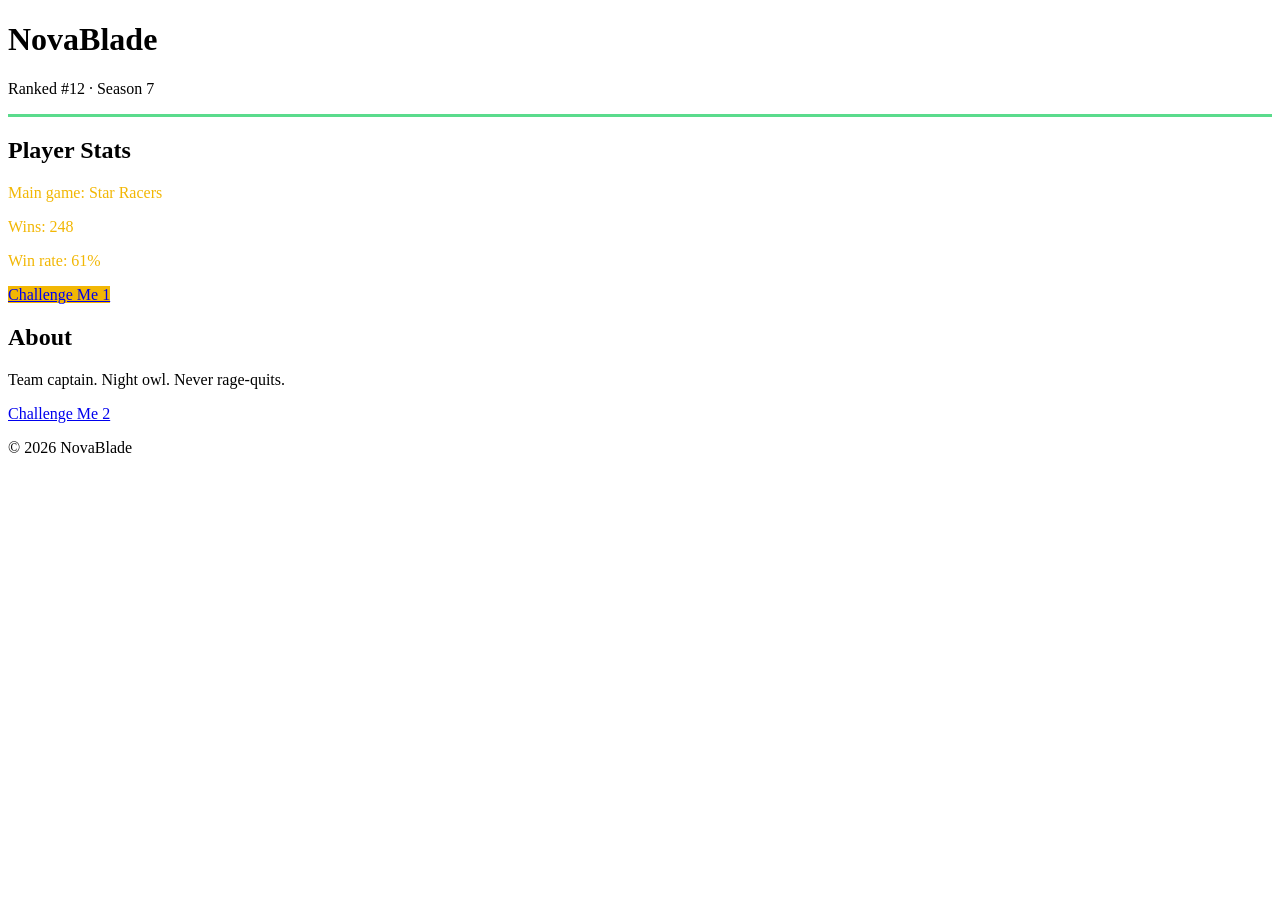
<file: Lesson02-Selectors/index.html>
<!DOCTYPE html>
<html lang="en">
<head>
    <meta charset="UTF-8">
    <meta name="viewport" content="width=device-width, initial-scale=1.0">
    <title>Player Profile</title>

    <!-- This ONE line decides how the whole page looks.
         rel="stylesheet" = "this file is CSS"
         href="..."       = where the CSS file lives -->
    <link rel="stylesheet" href="style.css">
</head>
<body>

    <header id="banner">
        <h1>NovaBlade</h1>
        <p class="tagline">Ranked #12 &middot; Season 7</p>
    </header>

    <main>
        <section class="player-card">
            <h2>Player Stats</h2>
            <p>Main game: <span class="tag">Star Racers</span></p>
            <p>Wins: <span class="stat">248</span></p>
            <p>Win rate: <span class="stat">61%</span></p>
            <a class="btn" href="#">Challenge Me 1</a>
        </section>

        <section>
            <h2>About</h2>
            <p>Team captain. Night owl. Never rage-quits.</p>
                        <a class="btn" href="#">Challenge Me 2</a>

        </section>
    </main>

    <footer>
        <p>&copy; 2026 NovaBlade</p>
    </footer>

</body>
</html>
</file>
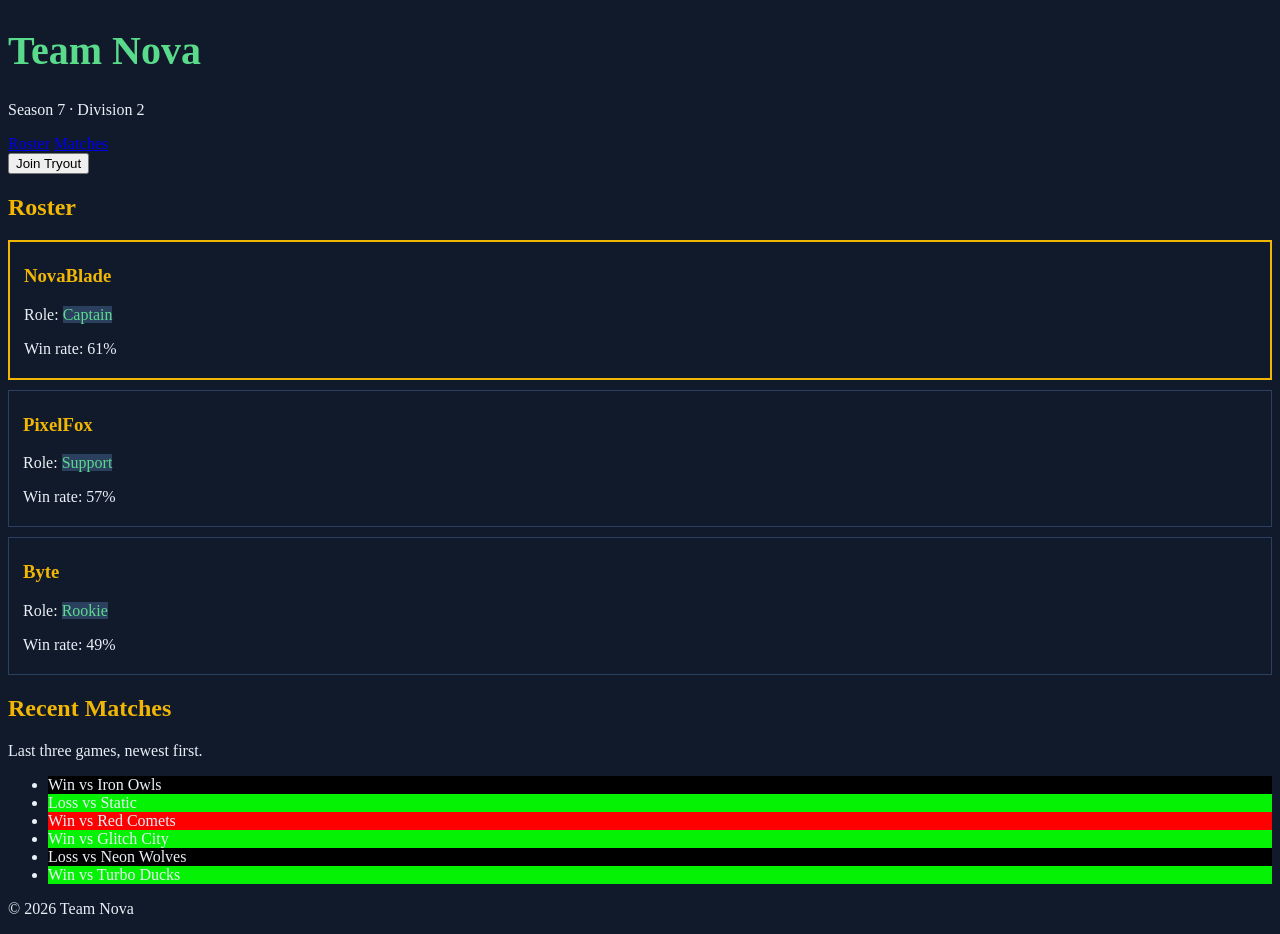
<file: squad-page/index.html>
<!DOCTYPE html>
<html lang="en">
<head>
    <meta charset="UTF-8">
    <meta name="viewport" content="width=device-width, initial-scale=1.0">
    <title>Team Nova</title>
    <link rel="stylesheet" href="style.css">
</head>
<body>

    <header>
        <h1>Team Nova</h1>
        <p class="tagline">Season 7 &middot; Division 2</p>
        <nav>
            <a href="#roster">Roster</a>
            <a href="#matches">Matches</a>
        </nav>
<button class="join">Join Tryout</button>
    </header>

    <main>
        <!-- id="roster": one-of-a-kind, so the nav link can jump here -->
        <section id="roster">
            <h2>Roster</h2>

            <!-- three cards share a CLASS... -->
            <article class="player-card" id="captain">  <!-- ...only one has this ID -->
                <h3>NovaBlade</h3>
                <p>Role: <span class="tag">Captain</span></p>
                <p>Win rate: <span class="stat">61%</span></p>
            </article>

            <article class="player-card">
                <h3>PixelFox</h3>
                <p>Role: <span class="tag">Support</span></p>
                <p>Win rate: <span class="stat">57%</span></p>
            </article>

            <article class="player-card">
                <h3>Byte</h3>
                <p>Role: <span class="tag">Rookie</span></p>
                <p>Win rate: <span class="stat">49%</span></p>
            </article>
        </section>

        <section id="matches">
            <h2>Recent Matches</h2>
            <p>Last three games, newest first.</p>
            <ul class="results">
                <li>Win vs Iron Owls</li>
                <li>Loss vs Static</li>
                <li>Win vs Red Comets</li>
                <li>Win vs Glitch City</li>
                <li>Loss vs Neon Wolves</li>
                <li>Win vs Turbo Ducks</li>
            </ul>
        </section>
    </main>

    <footer>
        <p>&copy; 2026 Team Nova</p>
    </footer>

</body>
</html>
</file>
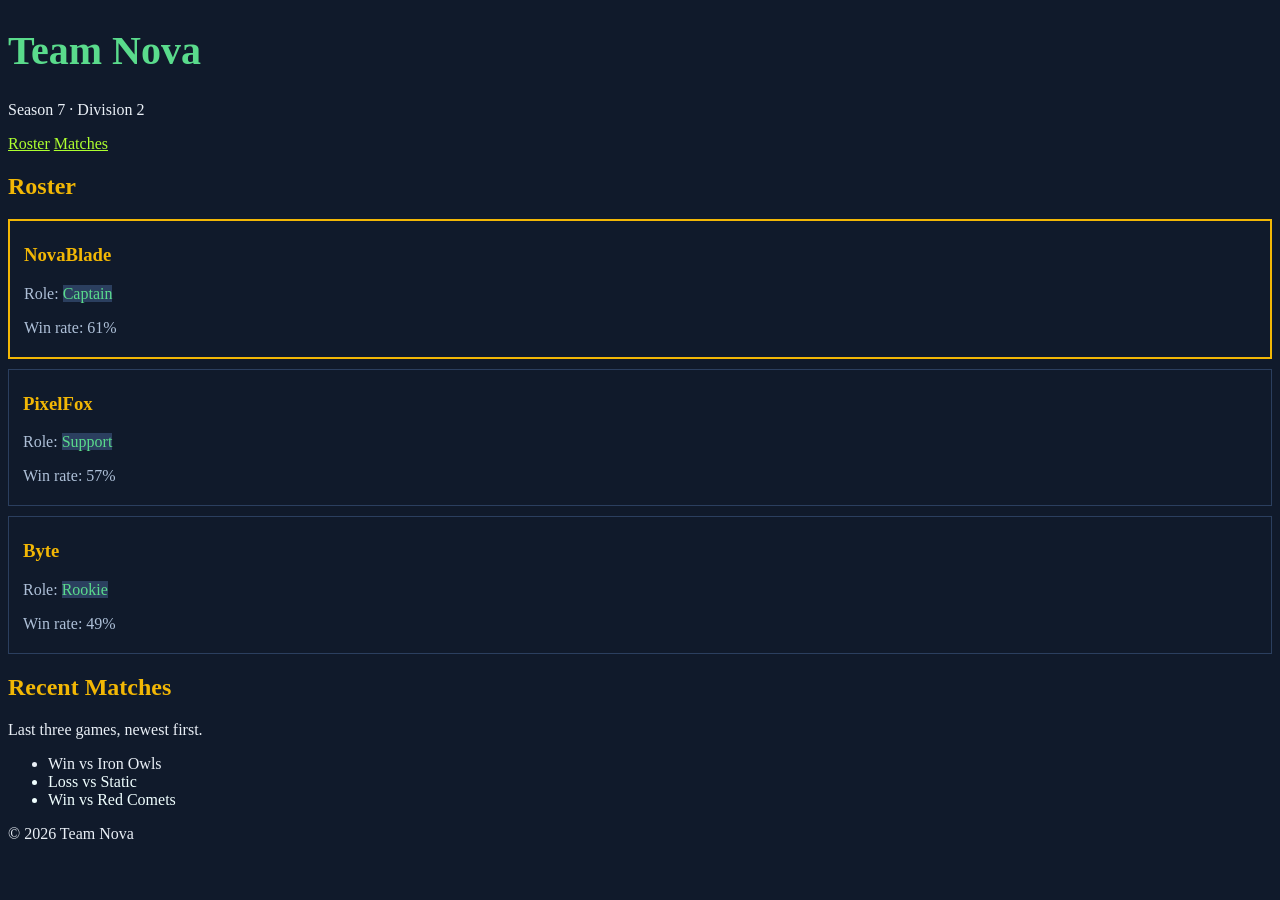
<file: Lesson02AB-Simple-Combinators/squad-page/index.html>
<!DOCTYPE html>
<html lang="en">
<head>
    <meta charset="UTF-8">
    <meta name="viewport" content="width=device-width, initial-scale=1.0">
    <title>Team Nova</title>
    <link rel="stylesheet" href="style.css">
</head>
<body>

    <header>
        <h1>Team Nova</h1>
        <p class="tagline">Season 7 &middot; Division 2</p>
        <nav>
            <a href="#roster">Roster</a>
            <a href="#matches">Matches</a>
        </nav>
    </header>

    <main>
        <!-- id="roster": one-of-a-kind, so the nav link can jump here -->
        <section id="roster">
            <h2>Roster</h2>

            <!-- three cards share a CLASS... -->
            <article class="player-card" id="captain">  <!-- ...only one has this ID -->
                <h3>NovaBlade</h3>
                <p>Role: <span class="tag">Captain</span></p>
                <p>Win rate: <span class="stat">61%</span></p>
            </article>

            <article class="player-card">
                <h3>PixelFox</h3>
                <p>Role: <span class="tag">Support</span></p>
                <p>Win rate: <span class="stat">57%</span></p>
            </article>

            <article class="player-card">
                <h3>Byte</h3>
                <p>Role: <span class="tag">Rookie</span></p>
                <p>Win rate: <span class="stat">49%</span></p>
            </article>
        </section>

        <section id="matches">
            <h2>Recent Matches</h2>
            <p>Last three games, newest first.</p>
            <ul class="results">
                <li>Win vs Iron Owls</li>
                <li>Loss vs Static</li>
                <li>Win vs Red Comets</li>
            </ul>
        </section>
    </main>

    <footer>
        <p>&copy; 2026 Team Nova</p>
    </footer>

</body>
</html>
</file>
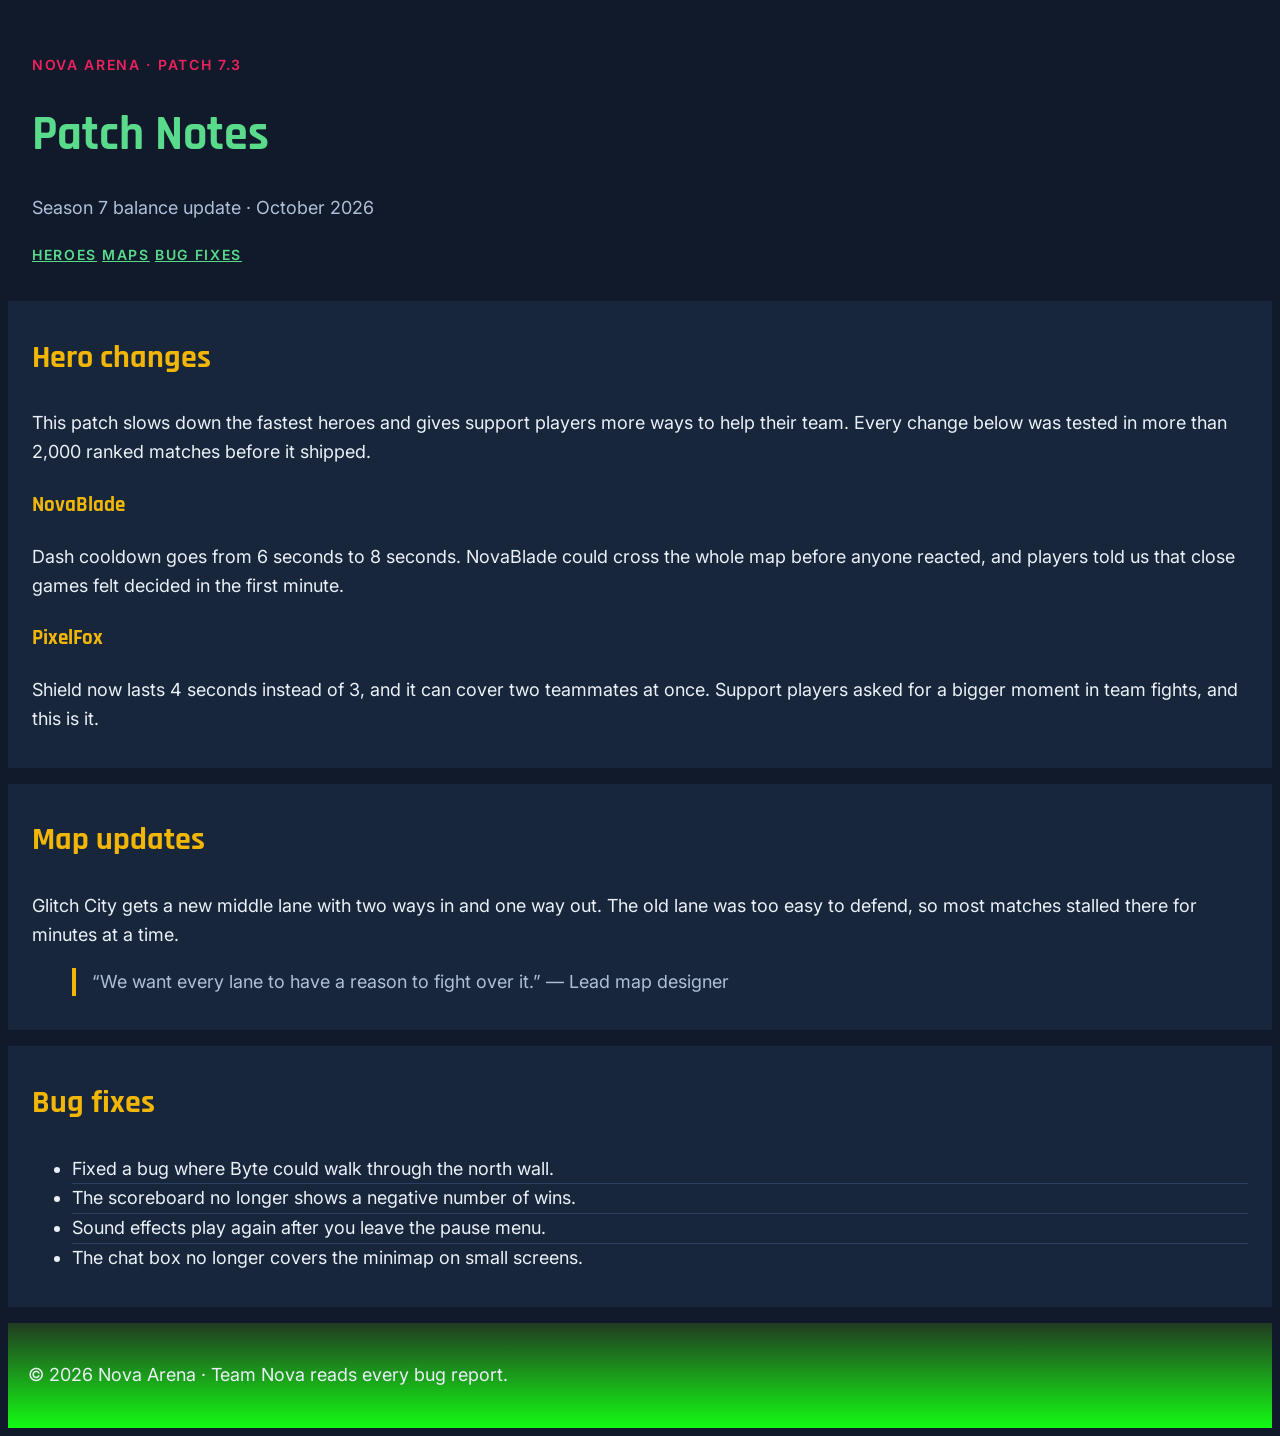
<file: Lesson04-Backgrounds/starter (1).html>
<!DOCTYPE html>
<html lang="en">
<head>
    <meta charset="UTF-8">
    <meta name="viewport" content="width=device-width, initial-scale=1.0">
    <title>Patch 7.3 Notes · Nova Arena</title>
    <!-- Lesson 3 · the two Google Fonts -->
    <link rel="preconnect" href="https://fonts.googleapis.com">
    <link rel="preconnect" href="https://fonts.gstatic.com" crossorigin>
    <link href="https://fonts.googleapis.com/css2?family=Inter:wght@400;600&family=Rajdhani:wght@500;700&display=swap" rel="stylesheet">
    <link rel="stylesheet" href="style.css">
</head>
<body>
    <!-- Lesson 4 · this header gets the background image (arena.png, in the same folder as style.css) -->
    <header>
        <p class="eyebrow">Nova Arena · Patch 7.3</p>
        <h1>Patch Notes</h1>
        <p class="tagline">Season 7 balance update · October 2026</p>
        <nav>
            <a href="#heroes">Heroes</a>
            <a href="#maps">Maps</a>
            <a href="#fixes">Bug fixes</a>
        </nav>
    </header>

    <main>
        <section id="heroes">
            <h2>Hero changes</h2>
            <p>This patch slows down the fastest heroes and gives support players more ways to help their team. Every change below was tested in more than 2,000 ranked matches before it shipped.</p>

            <h3>NovaBlade</h3>
            <p>Dash cooldown goes from 6 seconds to 8 seconds. NovaBlade could cross the whole map before anyone reacted, and players told us that close games felt decided in the first minute.</p>

            <h3>PixelFox</h3>
            <p>Shield now lasts 4 seconds instead of 3, and it can cover two teammates at once. Support players asked for a bigger moment in team fights, and this is it.</p>
        </section>

        <section id="maps">
            <h2>Map updates</h2>
            <p>Glitch City gets a new middle lane with two ways in and one way out. The old lane was too easy to defend, so most matches stalled there for minutes at a time.</p>
            <blockquote>“We want every lane to have a reason to fight over it.” — Lead map designer</blockquote>
        </section>

        <section id="fixes">
            <h2>Bug fixes</h2>
            <ul>
                <li>Fixed a bug where Byte could walk through the north wall.</li>
                <li>The scoreboard no longer shows a negative number of wins.</li>
                <li>Sound effects play again after you leave the pause menu.</li>
                <li>The chat box no longer covers the minimap on small screens.</li>
            </ul>
        </section>
    </main>

    <footer>
        <p>© 2026 Nova Arena · Team Nova reads every bug report.</p>
    </footer>
</body>
</html>
</file>
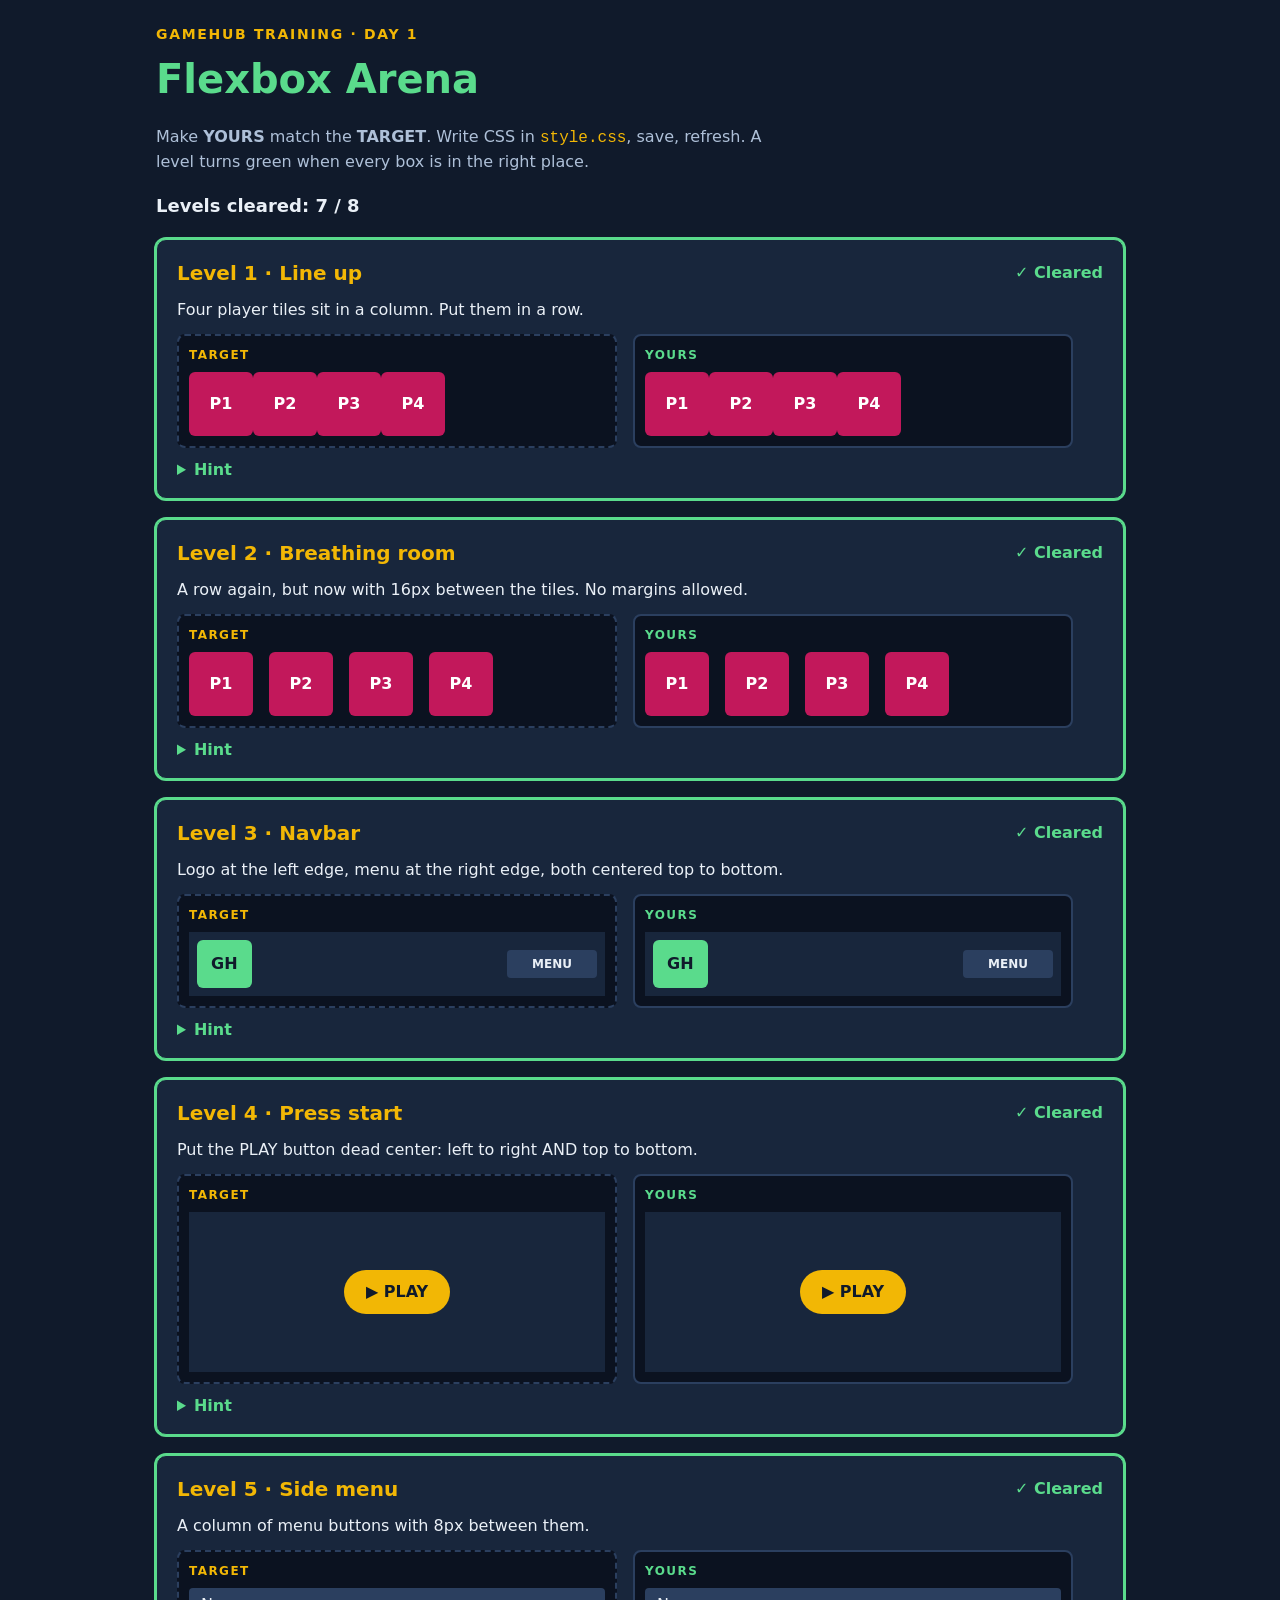
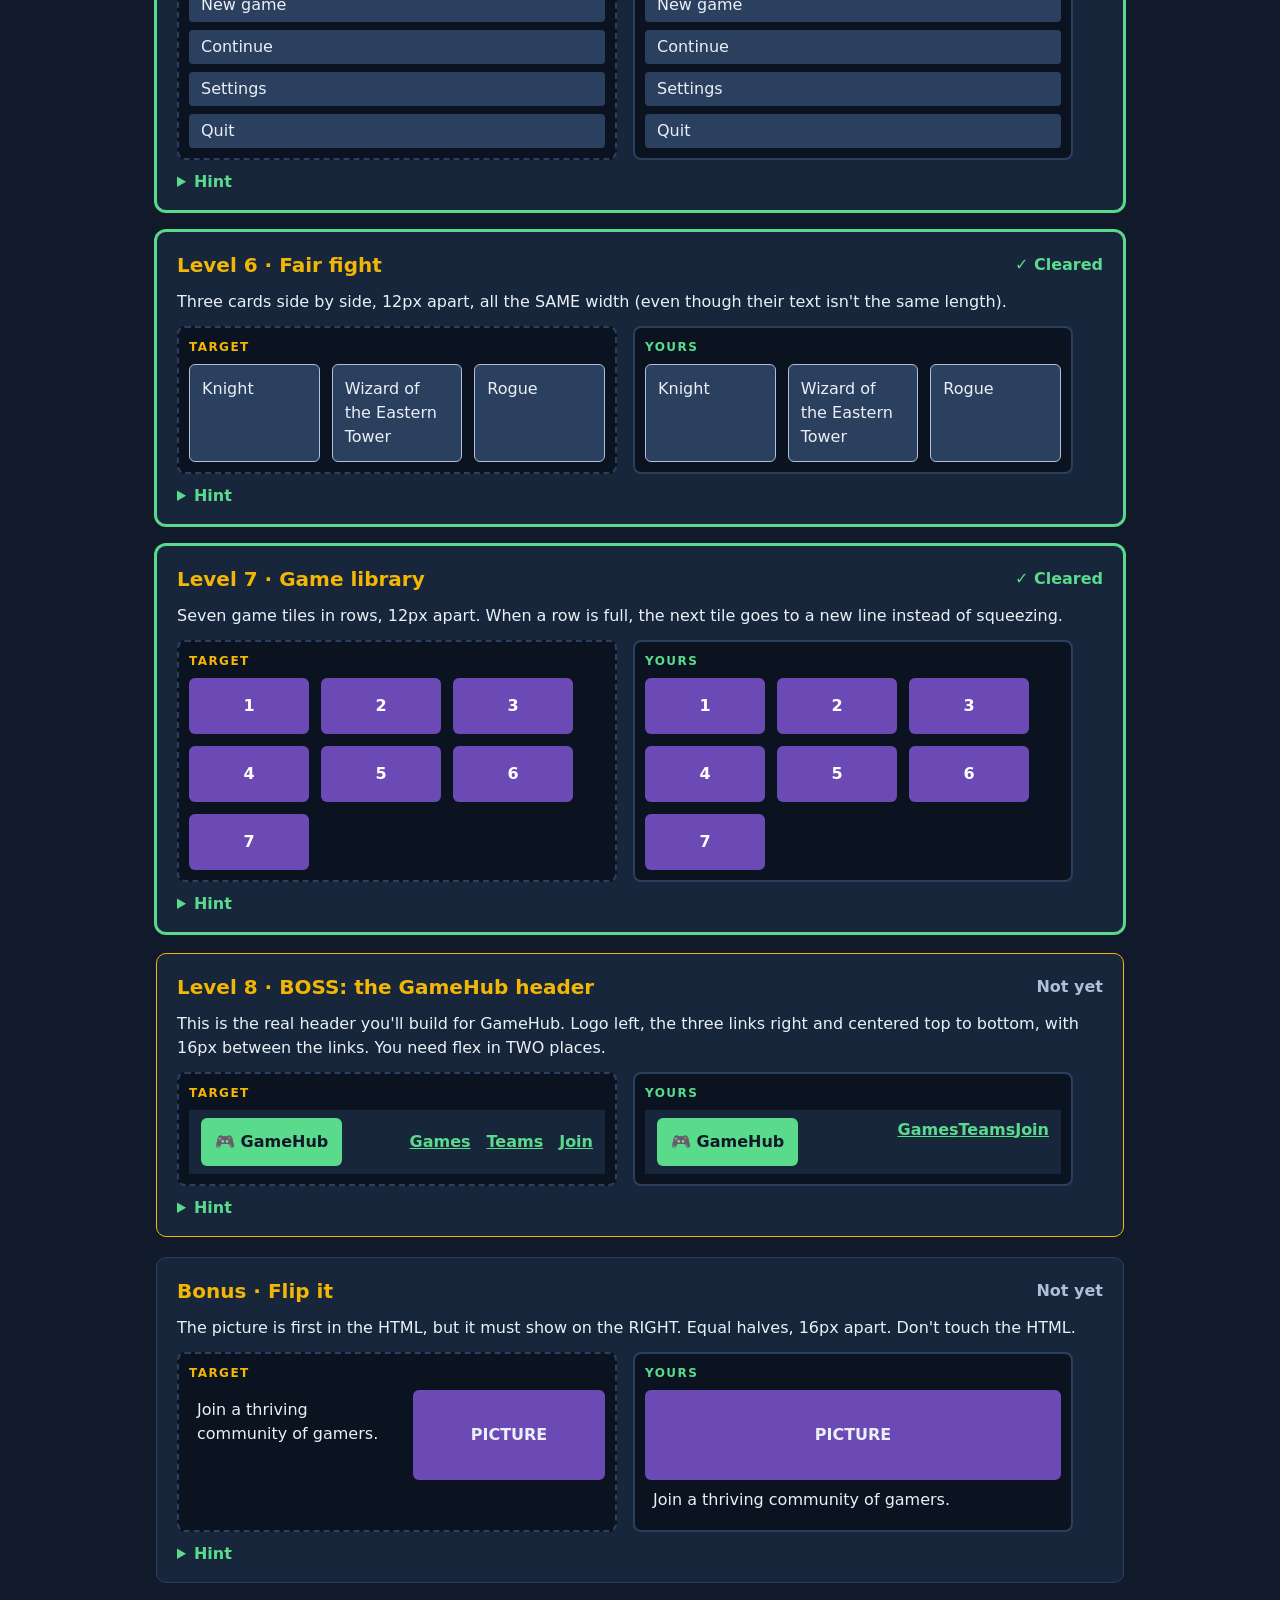
<file: Lesson07-Flexbox/flexbox-arena/arena.html>
<!DOCTYPE html>
<html lang="en">

<head>
    <meta charset="UTF-8">
    <meta name="viewport" content="width=device-width, initial-scale=1.0">
    <title>Flexbox Arena · GameHub Training</title>
    <!-- arena.css draws the arena and the TARGET courts. Don't edit it. -->
    <link rel="stylesheet" href="arena.css">
    <!-- style.css is YOUR file. All your work goes there. -->
    <link rel="stylesheet" href="style.css">
</head>

<body>
    <header class="arena-top">
        <p class="kicker">GameHub training · Day 1</p>
        <h1>Flexbox Arena</h1>
        <p class="lead">Make <b>YOURS</b> match the <b>TARGET</b>. Write CSS in <code>style.css</code>, save, refresh. A
            level turns green when every box is in the right place.</p>
        <p class="score" aria-live="polite">Levels cleared: <span id="cleared">0</span> / 8 <span id="bonus"></span></p>
    </header>

    <main>
        <!-- LEVEL 1 -->
        <section class="level" aria-labelledby="h1-l1">
            <div class="level-head">
                <h2 id="h1-l1">Level 1 · Line up</h2>
                <p class="status">Not yet</p>
            </div>
            <p class="goal">Four player tiles sit in a column. Put them in a row.</p>
            <div class="courts">
                <div class="court target">
                    <div class="t1">
                        <div class="tile" data-k>P1</div>
                        <div class="tile" data-k>P2</div>
                        <div class="tile" data-k>P3</div>
                        <div class="tile" data-k>P4</div>
                    </div>
                </div>
                <div class="court yours">
                    <div class="l1">
                        <div class="tile" data-k>P1</div>
                        <div class="tile" data-k>P2</div>
                        <div class="tile" data-k>P3</div>
                        <div class="tile" data-k>P4</div>
                    </div>
                </div>
            </div>
            <details>
                <summary>Hint</summary>One property, on the parent <code>.l1</code>.
            </details>
        </section>

        <!-- LEVEL 2 -->
        <section class="level" aria-labelledby="h1-l2">
            <div class="level-head">
                <h2 id="h1-l2">Level 2 · Breathing room</h2>
                <p class="status">Not yet</p>
            </div>
            <p class="goal">A row again, but now with 16px between the tiles. No margins allowed.</p>
            <div class="courts">
                <div class="court target">
                    <div class="t2">
                        <div class="tile" data-k>P1</div>
                        <div class="tile" data-k>P2</div>
                        <div class="tile" data-k>P3</div>
                        <div class="tile" data-k>P4</div>
                    </div>
                </div>
                <div class="court yours">
                    <div class="l2">
                        <div class="tile" data-k>P1</div>
                        <div class="tile" data-k>P2</div>
                        <div class="tile" data-k>P3</div>
                        <div class="tile" data-k>P4</div>
                    </div>
                </div>
            </div>
            <details>
                <summary>Hint</summary>Two properties on <code>.l2</code>. Space between items only, never at the ends.
            </details>
        </section>

        <!-- LEVEL 3 -->
        <section class="level" aria-labelledby="h1-l3">
            <div class="level-head">
                <h2 id="h1-l3">Level 3 · Navbar</h2>
                <p class="status">Not yet</p>
            </div>
            <p class="goal">Logo at the left edge, menu at the right edge, both centered top to bottom.</p>
            <div class="courts">
                <div class="court target">
                    <div class="t3">
                        <div class="logo" data-k>GH</div>
                        <div class="menu" data-k>MENU</div>
                    </div>
                </div>
                <div class="court yours">
                    <div class="l3">
                        <div class="logo" data-k>GH</div>
                        <div class="menu" data-k>MENU</div>
                    </div>
                </div>
            </div>
            <details>
                <summary>Hint</summary>Three properties on <code>.l3</code>. One works along the row, one across it.
            </details>
        </section>

        <!-- LEVEL 4 -->
        <section class="level" aria-labelledby="h1-l4">
            <div class="level-head">
                <h2 id="h1-l4">Level 4 · Press start</h2>
                <p class="status">Not yet</p>
            </div>
            <p class="goal">Put the PLAY button dead center: left to right AND top to bottom.</p>
            <div class="courts">
                <div class="court target">
                    <div class="t4">
                        <div class="play" data-k>▶ PLAY</div>
                    </div>
                </div>
                <div class="court yours">
                    <div class="l4">
                        <div class="play" data-k>▶ PLAY</div>
                    </div>
                </div>
            </div>
            <details>
                <summary>Hint</summary>The same two "line up" properties as Level 3, both set to the same value.
            </details>
        </section>

        <!-- LEVEL 5 -->
        <section class="level" aria-labelledby="h1-l5">
            <div class="level-head">
                <h2 id="h1-l5">Level 5 · Side menu</h2>
                <p class="status">Not yet</p>
            </div>
            <p class="goal">A column of menu buttons with 8px between them.</p>
            <div class="courts">
                <div class="court target">
                    <div class="t5">
                        <div class="item" data-k>New game</div>
                        <div class="item" data-k>Continue</div>
                        <div class="item" data-k>Settings</div>
                        <div class="item" data-k>Quit</div>
                    </div>
                </div>
                <div class="court yours">
                    <div class="l5">
                        <div class="item" data-k>New game</div>
                        <div class="item" data-k>Continue</div>
                        <div class="item" data-k>Settings</div>
                        <div class="item" data-k>Quit</div>
                    </div>
                </div>
            </div>
            <details>
                <summary>Hint</summary>Flex rows by default. One property turns the row into a column; <code>gap</code>
                works in columns too.
            </details>
        </section>

        <!-- LEVEL 6 -->
        <section class="level" aria-labelledby="h1-l6">
            <div class="level-head">
                <h2 id="h1-l6">Level 6 · Fair fight</h2>
                <p class="status">Not yet</p>
            </div>
            <p class="goal">Three cards side by side, 12px apart, all the SAME width (even though their text isn't the
                same length).</p>
            <div class="courts">
                <div class="court target">
                    <div class="t6">
                        <div class="card" data-k>Knight</div>
                        <div class="card" data-k>Wizard of the Eastern Tower</div>
                        <div class="card" data-k>Rogue</div>
                    </div>
                </div>
                <div class="court yours">
                    <div class="l6">
                        <div class="card" data-k>Knight</div>
                        <div class="card" data-k>Wizard of the Eastern Tower</div>
                        <div class="card" data-k>Rogue</div>
                    </div>
                </div>
            </div>
            <details>
                <summary>Hint</summary>Two properties on the parent <code>.l6</code>, and one on each <code>.card</code>
                that shares the row equally.
            </details>
        </section>

        <!-- LEVEL 7 -->
        <section class="level" aria-labelledby="h1-l7">
            <div class="level-head">
                <h2 id="h1-l7">Level 7 · Game library</h2>
                <p class="status">Not yet</p>
            </div>
            <p class="goal">Seven game tiles in rows, 12px apart. When a row is full, the next tile goes to a new line
                instead of squeezing.</p>
            <div class="courts">
                <div class="court target">
                    <div class="t7">
                        <div class="game" data-k>1</div>
                        <div class="game" data-k>2</div>
                        <div class="game" data-k>3</div>
                        <div class="game" data-k>4</div>
                        <div class="game" data-k>5</div>
                        <div class="game" data-k>6</div>
                        <div class="game" data-k>7</div>
                    </div>
                </div>
                <div class="court yours">
                    <div class="l7">
                        <div class="game" data-k>1</div>
                        <div class="game" data-k>2</div>
                        <div class="game" data-k>3</div>
                        <div class="game" data-k>4</div>
                        <div class="game" data-k>5</div>
                        <div class="game" data-k>6</div>
                        <div class="game" data-k>7</div>
                    </div>
                </div>
            </div>
            <details>
                <summary>Hint</summary>Three properties on <code>.l7</code>. Try it with only two first and watch the
                tiles squeeze.
            </details>
        </section>

        <!-- LEVEL 8 -->
        <section class="level boss" aria-labelledby="h1-l8">
            <div class="level-head">
                <h2 id="h1-l8">Level 8 · BOSS: the GameHub header</h2>
                <p class="status">Not yet</p>
            </div>
            <p class="goal">This is the real header you'll build for GameHub. Logo left, the three links right and
                centered top to bottom, with 16px between the links. You need flex in TWO places.</p>
            <div class="courts">
                <div class="court target">
                    <div class="t8">
                        <div class="logo" data-k>🎮 GameHub</div>
                        <nav class="links" data-k><a href="#" data-k>Games</a><a href="#" data-k>Teams</a><a href="#"
                                data-k>Join</a></nav>
                    </div>
                </div>
                <div class="court yours">
                    <div class="l8">
                        <div class="logo" data-k>🎮 GameHub</div>
                        <nav class="links" data-k><a href="#" data-k>Games</a><a href="#" data-k>Teams</a><a href="#"
                                data-k>Join</a></nav>
                    </div>
                </div>
            </div>
            <details>
                <summary>Hint</summary>A flex container can be inside another one. The header is the parent of the logo
                and the nav; the nav is the parent of the links.
            </details>
        </section>

        <!-- LEVEL 9 (BONUS) -->
        <section class="level bonus" aria-labelledby="h1-l9">
            <div class="level-head">
                <h2 id="h1-l9">Bonus · Flip it</h2>
                <p class="status">Not yet</p>
            </div>
            <p class="goal">The picture is first in the HTML, but it must show on the RIGHT. Equal halves, 16px apart.
                Don't touch the HTML.</p>
            <div class="courts">
                <div class="court target">
                    <div class="t9">
                        <div class="pic" data-k>PICTURE</div>
                        <div class="text" data-k>Join a thriving community of gamers.</div>
                    </div>
                </div>
                <div class="court yours">
                    <div class="l9">
                        <div class="pic" data-k>PICTURE</div>
                        <div class="text" data-k>Join a thriving community of gamers.</div>
                    </div>
                </div>
            </div>
            <details>
                <summary>Hint</summary>One value of <code>flex-direction</code> runs the row backwards.
            </details>
        </section>
    </main>

    <script src="check.js"></script>
</body>

</html>
</file>
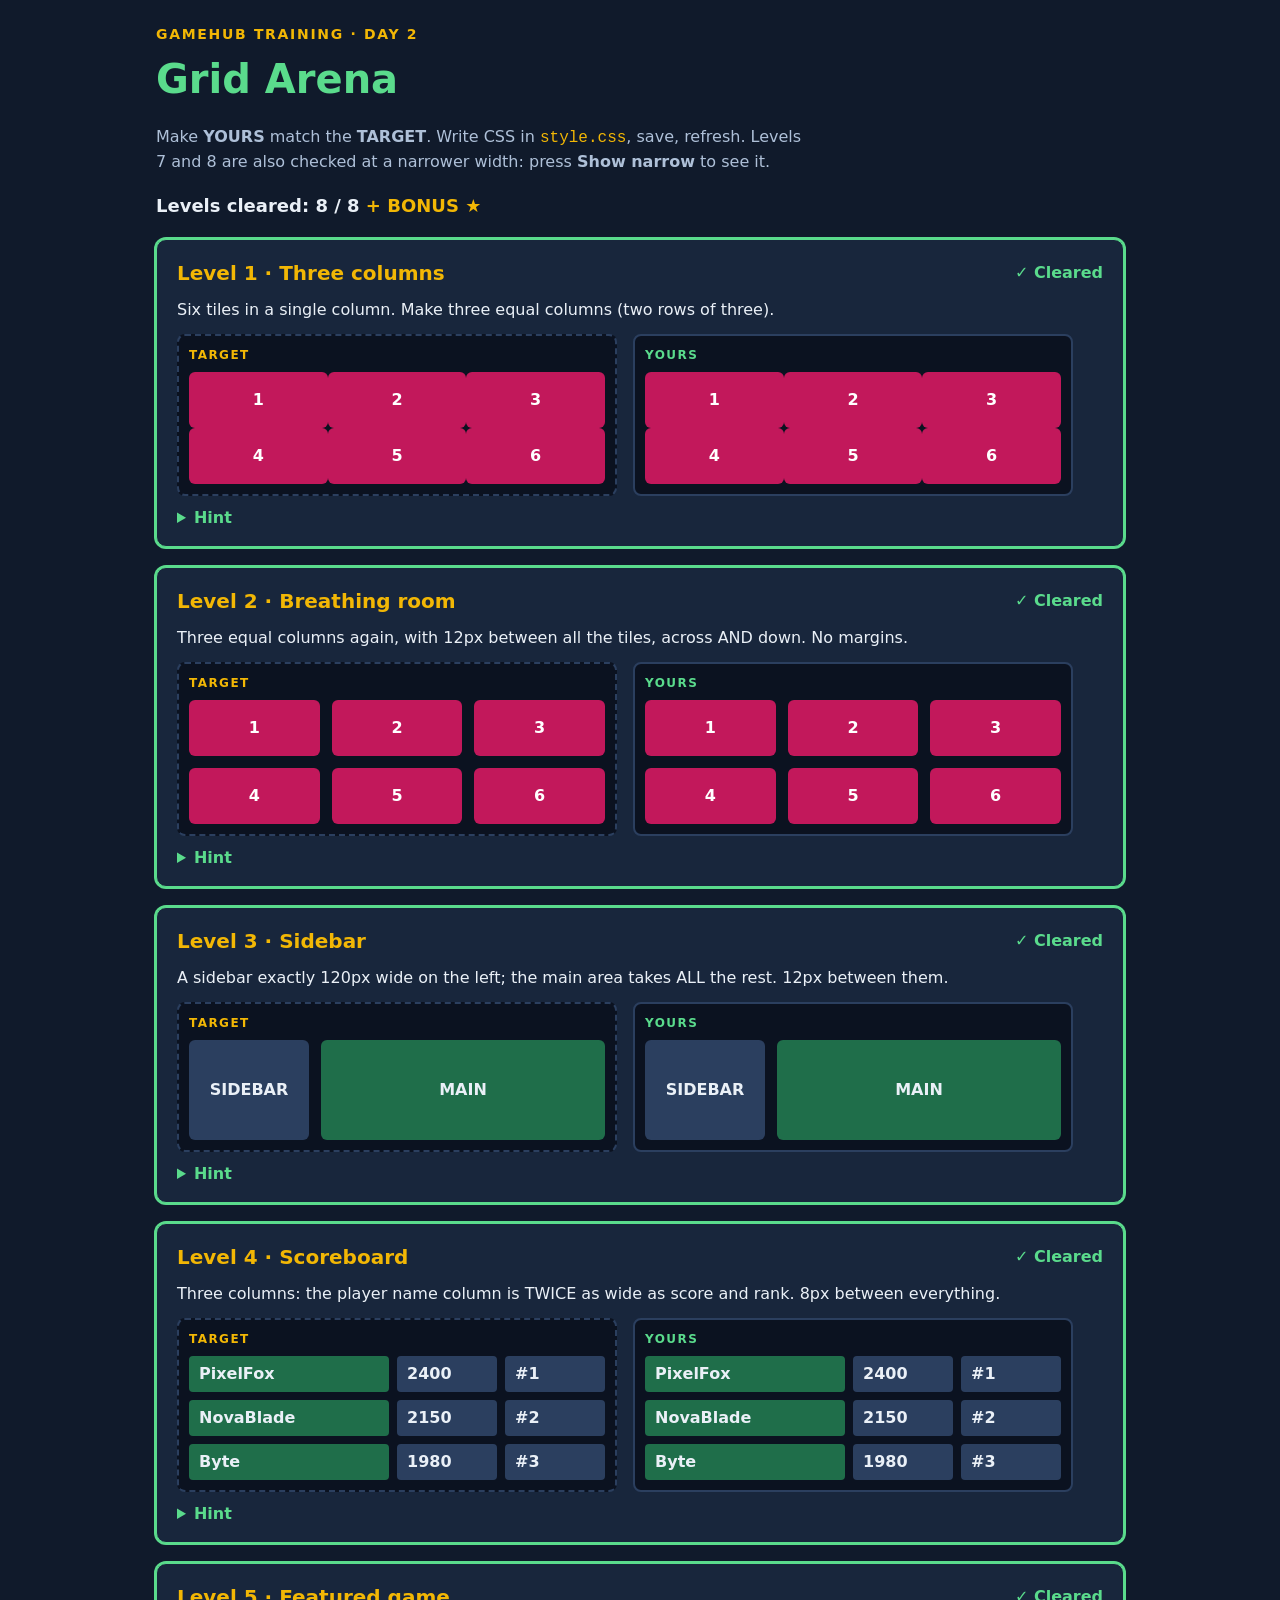
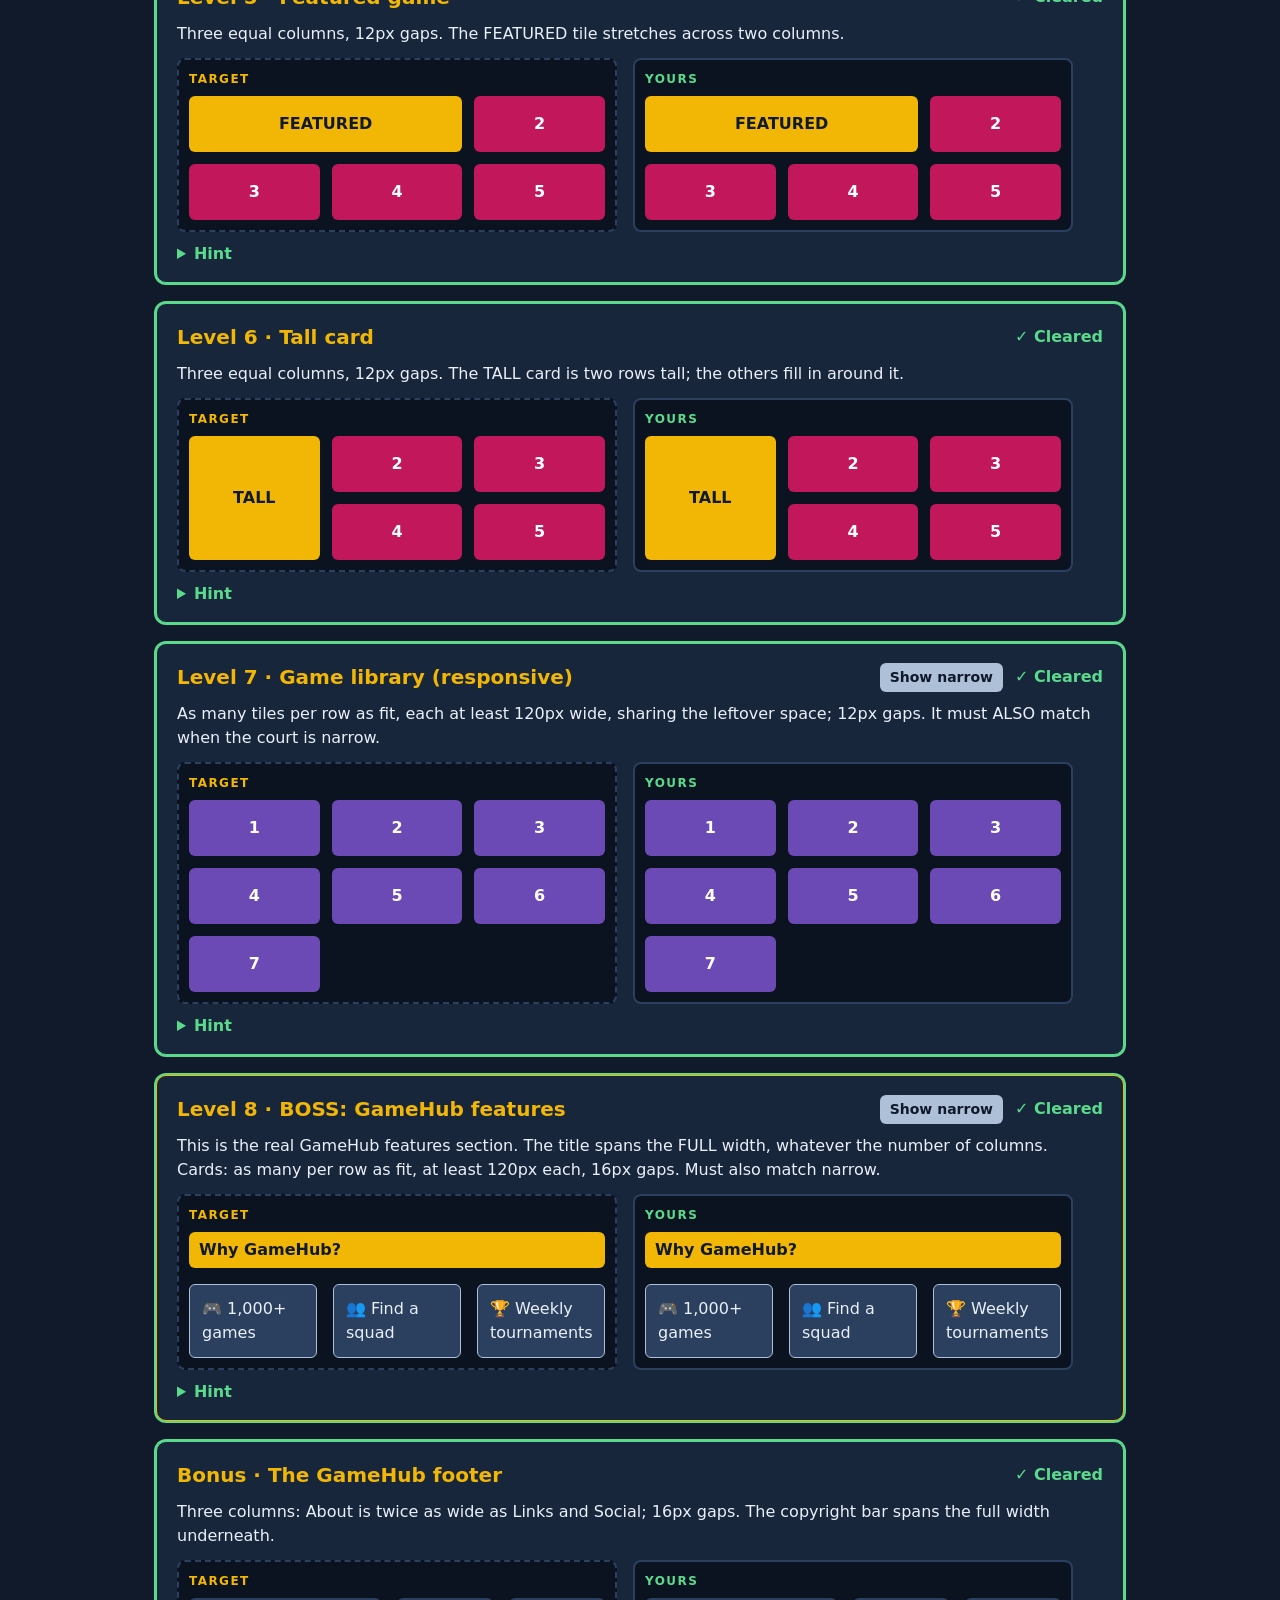
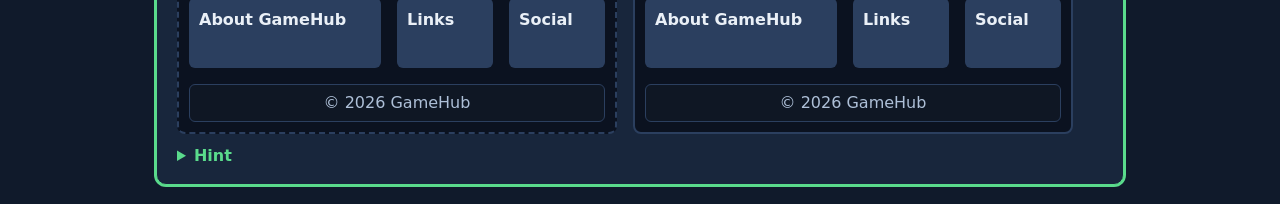
<file: Lesson08-Grid/grid-arena/arena.html>
<!DOCTYPE html>
<html lang="en">

<head>
    <meta charset="UTF-8">
    <meta name="viewport" content="width=device-width, initial-scale=1.0">
    <title>Grid Arena · GameHub Training</title>
    <!-- arena.css draws the arena and the TARGET courts. Don't edit it. -->
    <link rel="stylesheet" href="arena.css">
    <!-- style.css is YOUR file. All your work goes there. -->
    <link rel="stylesheet" href="style.css">
</head>

<body>
    <header class="arena-top">
        <p class="kicker">GameHub training · Day 2</p>
        <h1>Grid Arena</h1>
        <p class="lead">Make <b>YOURS</b> match the <b>TARGET</b>. Write CSS in <code>style.css</code>, save, refresh.
            Levels 7 and 8 are also checked at a narrower width: press <b>Show narrow</b> to see it.</p>
        <p class="score" aria-live="polite">Levels cleared: <span id="cleared">0</span> / 8 <span id="bonus"></span></p>
    </header>

    <main>
        <!-- LEVEL 1 -->
        <section class="level" aria-labelledby="h-l1">
            <div class="level-head">
                <h2 id="h-l1">Level 1 · Three columns</h2>
                <div class="head-right">
                    <p class="status">Not yet</p>
                </div>
            </div>
            <p class="goal">Six tiles in a single column. Make three equal columns (two rows of three).</p>
            <div class="courts">
                <div class="court target">
                    <div class="t1">
                        <div class="cell" data-k>1</div>
                        <div class="cell" data-k>2</div>
                        <div class="cell" data-k>3</div>
                        <div class="cell" data-k>4</div>
                        <div class="cell" data-k>5</div>
                        <div class="cell" data-k>6</div>
                    </div>
                </div>
                <div class="court yours">
                    <div class="l1">
                        <div class="cell" data-k>1</div>
                        <div class="cell" data-k>2</div>
                        <div class="cell" data-k>3</div>
                        <div class="cell" data-k>4</div>
                        <div class="cell" data-k>5</div>
                        <div class="cell" data-k>6</div>
                    </div>
                </div>
            </div>
            <details>
                <summary>Hint</summary>Two properties on <code>.l1</code>: turn grid on, then describe the columns.
                <code>1fr</code> means one share.
            </details>
        </section>
        <!-- LEVEL 2 -->
        <section class="level" aria-labelledby="h-l2">
            <div class="level-head">
                <h2 id="h-l2">Level 2 · Breathing room</h2>
                <div class="head-right">
                    <p class="status">Not yet</p>
                </div>
            </div>
            <p class="goal">Three equal columns again, with 12px between all the tiles, across AND down. No margins.</p>
            <div class="courts">
                <div class="court target">
                    <div class="t2">
                        <div class="cell" data-k>1</div>
                        <div class="cell" data-k>2</div>
                        <div class="cell" data-k>3</div>
                        <div class="cell" data-k>4</div>
                        <div class="cell" data-k>5</div>
                        <div class="cell" data-k>6</div>
                    </div>
                </div>
                <div class="court yours">
                    <div class="l2">
                        <div class="cell" data-k>1</div>
                        <div class="cell" data-k>2</div>
                        <div class="cell" data-k>3</div>
                        <div class="cell" data-k>4</div>
                        <div class="cell" data-k>5</div>
                        <div class="cell" data-k>6</div>
                    </div>
                </div>
            </div>
            <details>
                <summary>Hint</summary>The same <code>gap</code> you used in flexbox works in grid, in both directions.
                Try <code>repeat(3, 1fr)</code> to avoid typing 1fr three times.
            </details>
        </section>
        <!-- LEVEL 3 -->
        <section class="level" aria-labelledby="h-l3">
            <div class="level-head">
                <h2 id="h-l3">Level 3 · Sidebar</h2>
                <div class="head-right">
                    <p class="status">Not yet</p>
                </div>
            </div>
            <p class="goal">A sidebar exactly 120px wide on the left; the main area takes ALL the rest. 12px between
                them.</p>
            <div class="courts">
                <div class="court target">
                    <div class="t3">
                        <div class="side" data-k>SIDEBAR</div>
                        <div class="main" data-k>MAIN</div>
                    </div>
                </div>
                <div class="court yours">
                    <div class="l3">
                        <div class="side" data-k>SIDEBAR</div>
                        <div class="main" data-k>MAIN</div>
                    </div>
                </div>
            </div>
            <details>
                <summary>Hint</summary>You can mix units: a fixed <code>px</code> column and a <code>fr</code> column
                that takes what's left.
            </details>
        </section>
        <!-- LEVEL 4 -->
        <section class="level" aria-labelledby="h-l4">
            <div class="level-head">
                <h2 id="h-l4">Level 4 · Scoreboard</h2>
                <div class="head-right">
                    <p class="status">Not yet</p>
                </div>
            </div>
            <p class="goal">Three columns: the player name column is TWICE as wide as score and rank. 8px between
                everything.</p>
            <div class="courts">
                <div class="court target">
                    <div class="t4">
                        <div class="sc name" data-k>PixelFox</div>
                        <div class="sc" data-k>2400</div>
                        <div class="sc" data-k>#1</div>
                        <div class="sc name" data-k>NovaBlade</div>
                        <div class="sc" data-k>2150</div>
                        <div class="sc" data-k>#2</div>
                        <div class="sc name" data-k>Byte</div>
                        <div class="sc" data-k>1980</div>
                        <div class="sc" data-k>#3</div>
                    </div>
                </div>
                <div class="court yours">
                    <div class="l4">
                        <div class="sc name" data-k>PixelFox</div>
                        <div class="sc" data-k>2400</div>
                        <div class="sc" data-k>#1</div>
                        <div class="sc name" data-k>NovaBlade</div>
                        <div class="sc" data-k>2150</div>
                        <div class="sc" data-k>#2</div>
                        <div class="sc name" data-k>Byte</div>
                        <div class="sc" data-k>1980</div>
                        <div class="sc" data-k>#3</div>
                    </div>
                </div>
            </div>
            <details>
                <summary>Hint</summary>Shares don't have to be equal: <code>2fr</code> gets twice as much as
                <code>1fr</code>.
            </details>
        </section>
        <!-- LEVEL 5 -->
        <section class="level" aria-labelledby="h-l5">
            <div class="level-head">
                <h2 id="h-l5">Level 5 · Featured game</h2>
                <div class="head-right">
                    <p class="status">Not yet</p>
                </div>
            </div>
            <p class="goal">Three equal columns, 12px gaps. The FEATURED tile stretches across two columns.</p>
            <div class="courts">
                <div class="court target">
                    <div class="t5">
                        <div class="cell big" data-k>FEATURED</div>
                        <div class="cell" data-k>2</div>
                        <div class="cell" data-k>3</div>
                        <div class="cell" data-k>4</div>
                        <div class="cell" data-k>5</div>
                    </div>
                </div>
                <div class="court yours">
                    <div class="l5">
                        <div class="cell big" data-k>FEATURED</div>
                        <div class="cell" data-k>2</div>
                        <div class="cell" data-k>3</div>
                        <div class="cell" data-k>4</div>
                        <div class="cell" data-k>5</div>
                    </div>
                </div>
            </div>
            <details>
                <summary>Hint</summary>Set up the grid on <code>.l5</code>. Then tell <code>.l5 .big</code> how many
                columns to <b>span</b>.
            </details>
        </section>
        <!-- LEVEL 6 -->
        <section class="level" aria-labelledby="h-l6">
            <div class="level-head">
                <h2 id="h-l6">Level 6 · Tall card</h2>
                <div class="head-right">
                    <p class="status">Not yet</p>
                </div>
            </div>
            <p class="goal">Three equal columns, 12px gaps. The TALL card is two rows tall; the others fill in around
                it.</p>
            <div class="courts">
                <div class="court target">
                    <div class="t6">
                        <div class="cell tall" data-k>TALL</div>
                        <div class="cell" data-k>2</div>
                        <div class="cell" data-k>3</div>
                        <div class="cell" data-k>4</div>
                        <div class="cell" data-k>5</div>
                    </div>
                </div>
                <div class="court yours">
                    <div class="l6">
                        <div class="cell tall" data-k>TALL</div>
                        <div class="cell" data-k>2</div>
                        <div class="cell" data-k>3</div>
                        <div class="cell" data-k>4</div>
                        <div class="cell" data-k>5</div>
                    </div>
                </div>
            </div>
            <details>
                <summary>Hint</summary>Like Level 5, but rows instead of columns.
            </details>
        </section>
        <!-- LEVEL 7 -->
        <section class="level" data-widths="416 280" aria-labelledby="h-l7">
            <div class="level-head">
                <h2 id="h-l7">Level 7 · Game library (responsive)</h2>
                <div class="head-right"><button type="button" class="narrow-btn" aria-pressed="false">Show
                        narrow</button>
                    <p class="status">Not yet</p>
                </div>
            </div>
            <p class="goal">As many tiles per row as fit, each at least 120px wide, sharing the leftover space; 12px
                gaps. It must ALSO match when the court is narrow.</p>
            <div class="courts">
                <div class="court target">
                    <div class="t7">
                        <div class="game" data-k>1</div>
                        <div class="game" data-k>2</div>
                        <div class="game" data-k>3</div>
                        <div class="game" data-k>4</div>
                        <div class="game" data-k>5</div>
                        <div class="game" data-k>6</div>
                        <div class="game" data-k>7</div>
                    </div>
                </div>
                <div class="court yours">
                    <div class="l7">
                        <div class="game" data-k>1</div>
                        <div class="game" data-k>2</div>
                        <div class="game" data-k>3</div>
                        <div class="game" data-k>4</div>
                        <div class="game" data-k>5</div>
                        <div class="game" data-k>6</div>
                        <div class="game" data-k>7</div>
                    </div>
                </div>
            </div>
            <details>
                <summary>Hint</summary><code>repeat(3, 1fr)</code> looks right here but fails narrow. You need
                <code>repeat(auto-fit, minmax(&hellip;, &hellip;))</code>.
            </details>
        </section>
        <!-- LEVEL 8 -->
        <section class="level boss" data-widths="416 280" aria-labelledby="h-l8">
            <div class="level-head">
                <h2 id="h-l8">Level 8 · BOSS: GameHub features</h2>
                <div class="head-right"><button type="button" class="narrow-btn" aria-pressed="false">Show
                        narrow</button>
                    <p class="status">Not yet</p>
                </div>
            </div>
            <p class="goal">This is the real GameHub features section. The title spans the FULL width, whatever the
                number of columns. Cards: as many per row as fit, at least 120px each, 16px gaps. Must also match
                narrow.</p>
            <div class="courts">
                <div class="court target">
                    <div class="t8">
                        <div class="title" data-k>Why GameHub?</div>
                        <div class="card" data-k>🎮 1,000+ games</div>
                        <div class="card" data-k>👥 Find a squad</div>
                        <div class="card" data-k>🏆 Weekly tournaments</div>
                    </div>
                </div>
                <div class="court yours">
                    <div class="l8">
                        <div class="title" data-k>Why GameHub?</div>
                        <div class="card" data-k>🎮 1,000+ games</div>
                        <div class="card" data-k>👥 Find a squad</div>
                        <div class="card" data-k>🏆 Weekly tournaments</div>
                    </div>
                </div>
            </div>
            <details>
                <summary>Hint</summary>Level 7's columns, plus one rule on <code>.l8 .title</code>. <code>span 3</code>
                breaks when there are only 2 columns: span from the first line to the last line instead
                (<code>1 / -1</code>).
            </details>
        </section>
        <!-- BONUS -->
        <section class="level bonus" aria-labelledby="h-l9">
            <div class="level-head">
                <h2 id="h-l9">Bonus · The GameHub footer</h2>
                <div class="head-right">
                    <p class="status">Not yet</p>
                </div>
            </div>
            <p class="goal">Three columns: About is twice as wide as Links and Social; 16px gaps. The copyright bar
                spans the full width underneath.</p>
            <div class="courts">
                <div class="court target">
                    <div class="t9">
                        <div class="fcol" data-k>About GameHub</div>
                        <div class="fcol" data-k>Links</div>
                        <div class="fcol" data-k>Social</div>
                        <div class="bottom" data-k>© 2026 GameHub</div>
                    </div>
                </div>
                <div class="court yours">
                    <div class="l9">
                        <div class="fcol" data-k>About GameHub</div>
                        <div class="fcol" data-k>Links</div>
                        <div class="fcol" data-k>Social</div>
                        <div class="bottom" data-k>© 2026 GameHub</div>
                    </div>
                </div>
            </div>
            <details>
                <summary>Hint</summary>Level 4's column idea plus Level 8's full-width trick.
            </details>
        </section>
    </main>

    <script src="check.js"></script>
</body>

</html>
</file>
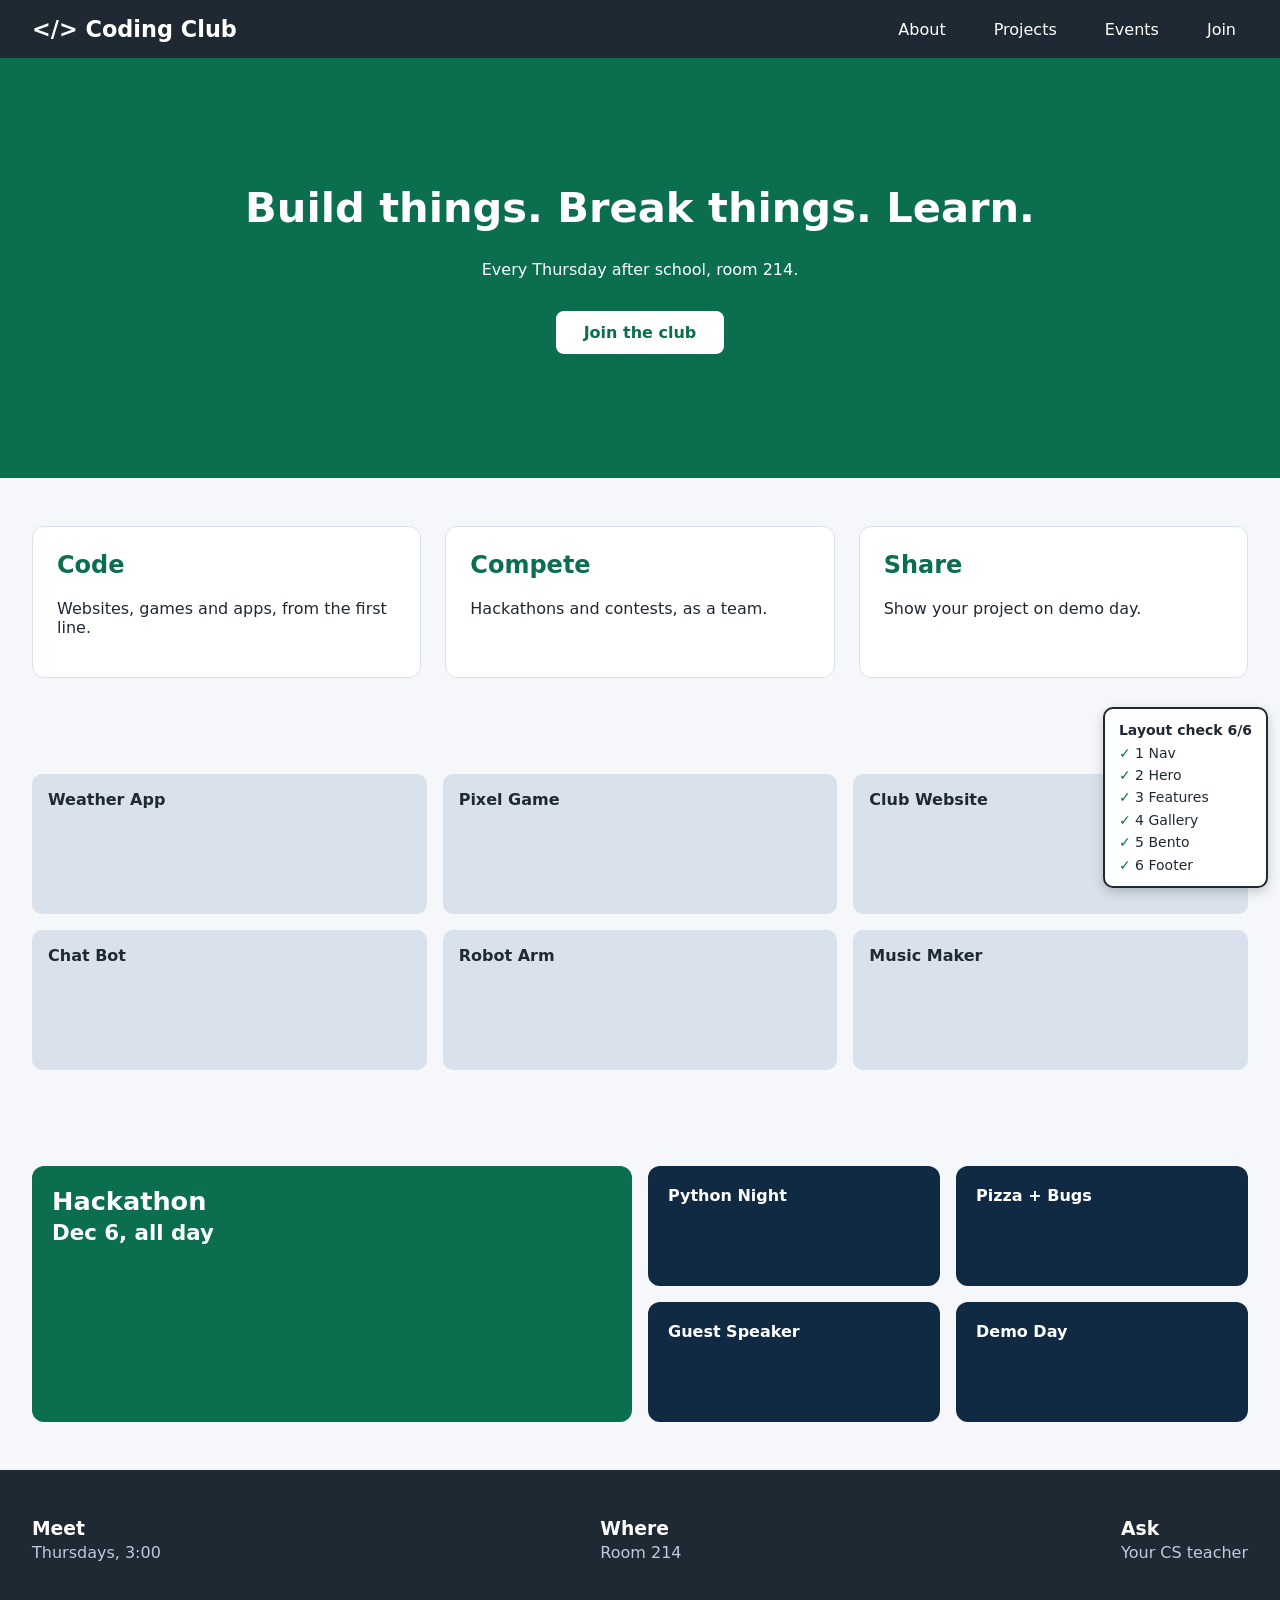
<file: Lesson09-Layout-Rescue/layout-rescue/coding-club.html>
<!DOCTYPE html>
<html lang="en">
<head>
  <meta charset="UTF-8">
  <meta name="viewport" content="width=device-width, initial-scale=1.0">
  <title>Coding Club</title>
  <link rel="stylesheet" href="style.css">
</head>
<body>
  <!-- Layout Rescue: do NOT change this file. All your work goes in style.css.
       Keep coding-club.html, style.css and check.js in the same folder. -->

  <!-- SECTION 1: nav -->
  <nav class="nav">
    <a class="logo" href="#">&lt;/&gt; Coding Club</a>
    <ul class="links">
      <li><a href="#about">About</a></li>
      <li><a href="#projects">Projects</a></li>
      <li><a href="#events">Events</a></li>
      <li><a href="#join">Join</a></li>
    </ul>
  </nav>

  <!-- SECTION 2: hero -->
  <header class="hero">
    <h1>Build things. Break things. Learn.</h1>
    <p>Every Thursday after school, room 214.</p>
    <a class="btn" href="#join">Join the club</a>
  </header>

  <!-- SECTION 3: features -->
  <section class="features" id="about">
    <article class="card">
      <h2>Code</h2>
      <p>Websites, games and apps, from the first line.</p>
    </article>
    <article class="card">
      <h2>Compete</h2>
      <p>Hackathons and contests, as a team.</p>
    </article>
    <article class="card">
      <h2>Share</h2>
      <p>Show your project on demo day.</p>
    </article>
  </section>

  <!-- SECTION 4: gallery -->
  <section class="gallery" id="projects">
    <div class="photo">Weather App</div>
    <div class="photo">Pixel Game</div>
    <div class="photo">Club Website</div>
    <div class="photo">Chat Bot</div>
    <div class="photo">Robot Arm</div>
    <div class="photo">Music Maker</div>
  </section>

  <!-- SECTION 5: bento -->
  <section class="bento" id="events">
    <div class="tile big">Hackathon<br><small>Dec 6, all day</small></div>
    <div class="tile">Python Night</div>
    <div class="tile">Pizza + Bugs</div>
    <div class="tile">Guest Speaker</div>
    <div class="tile">Demo Day</div>
  </section>

  <!-- SECTION 6: footer -->
  <footer class="footer" id="join">
    <div class="col"><h3>Meet</h3><p>Thursdays, 3:00</p></div>
    <div class="col"><h3>Where</h3><p>Room 214</p></div>
    <div class="col"><h3>Ask</h3><p>Your CS teacher</p></div>
  </footer>

  <script src="check.js"></script>
</body>
</html>
</file>
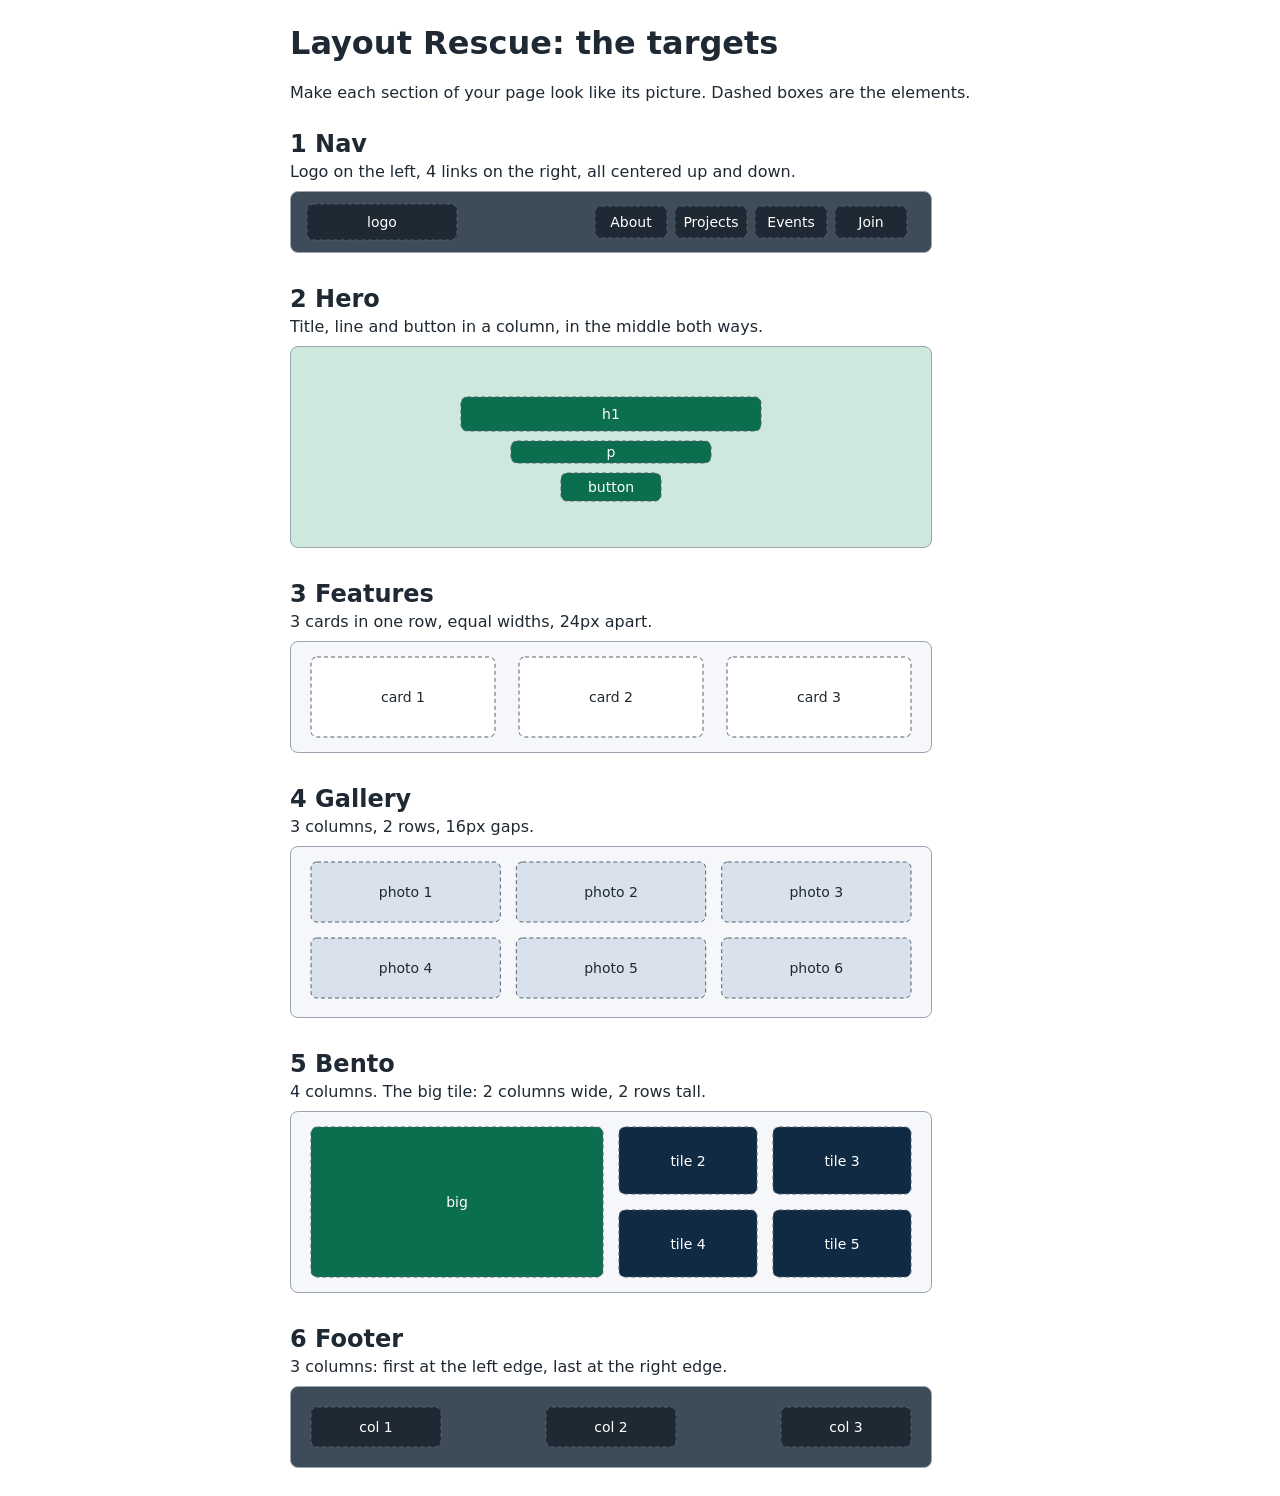
<file: Lesson09-Layout-Rescue/layout-rescue/targets.html>
<!DOCTYPE html><html lang="en"><head><meta charset="UTF-8"><meta name="viewport" content="width=device-width, initial-scale=1.0">
<title>Layout Rescue - Targets</title><style>body{font-family:system-ui,sans-serif;max-width:700px;margin:24px auto;padding:0 16px;color:#1f2933}h2{margin:28px 0 4px}p{margin:0 0 10px}</style></head><body>
<h1>Layout Rescue: the targets</h1><p>Make each section of your page look like its picture. Dashed boxes are the elements.</p>
<h2>1 Nav</h2><p>Logo on the left, 4 links on the right, all centered up and down.</p><svg viewBox="0 0 640 60" width="100%" role="img" style="max-width:640px;background:#3e4c59;border:1px solid #9aa5b1;border-radius:8px"><rect x="16" y="12" width="150" height="36" rx="6" fill="#1f2933" stroke="#52606d" stroke-dasharray="4 3"/><text x="91.0" y="35.0" text-anchor="middle" font-size="14" font-family="system-ui,sans-serif" fill="#fff">logo</text><rect x="304" y="14" width="72" height="32" rx="6" fill="#1f2933" stroke="#52606d" stroke-dasharray="4 3"/><text x="340.0" y="35.0" text-anchor="middle" font-size="14" font-family="system-ui,sans-serif" fill="#fff">About</text><rect x="384" y="14" width="72" height="32" rx="6" fill="#1f2933" stroke="#52606d" stroke-dasharray="4 3"/><text x="420.0" y="35.0" text-anchor="middle" font-size="14" font-family="system-ui,sans-serif" fill="#fff">Projects</text><rect x="464" y="14" width="72" height="32" rx="6" fill="#1f2933" stroke="#52606d" stroke-dasharray="4 3"/><text x="500.0" y="35.0" text-anchor="middle" font-size="14" font-family="system-ui,sans-serif" fill="#fff">Events</text><rect x="544" y="14" width="72" height="32" rx="6" fill="#1f2933" stroke="#52606d" stroke-dasharray="4 3"/><text x="580.0" y="35.0" text-anchor="middle" font-size="14" font-family="system-ui,sans-serif" fill="#fff">Join</text></svg>
<h2>2 Hero</h2><p>Title, line and button in a column, in the middle both ways.</p><svg viewBox="0 0 640 200" width="100%" role="img" style="max-width:640px;background:#cfe8dd;border:1px solid #9aa5b1;border-radius:8px"><rect x="170" y="50" width="300" height="34" rx="6" fill="#0b6e4f" stroke="#52606d" stroke-dasharray="4 3"/><text x="320.0" y="72.0" text-anchor="middle" font-size="14" font-family="system-ui,sans-serif" fill="#fff">h1</text><rect x="220" y="94" width="200" height="22" rx="6" fill="#0b6e4f" stroke="#52606d" stroke-dasharray="4 3"/><text x="320.0" y="110.0" text-anchor="middle" font-size="14" font-family="system-ui,sans-serif" fill="#fff">p</text><rect x="270" y="126" width="100" height="28" rx="6" fill="#0b6e4f" stroke="#52606d" stroke-dasharray="4 3"/><text x="320.0" y="145.0" text-anchor="middle" font-size="14" font-family="system-ui,sans-serif" fill="#fff">button</text></svg>
<h2>3 Features</h2><p>3 cards in one row, equal widths, 24px apart.</p><svg viewBox="0 0 640 110" width="100%" role="img" style="max-width:640px;background:#f5f7fa;border:1px solid #9aa5b1;border-radius:8px"><rect x="20.0" y="15" width="184.0" height="80" rx="6" fill="#fff" stroke="#52606d" stroke-dasharray="4 3"/><text x="112.0" y="60.0" text-anchor="middle" font-size="14" font-family="system-ui,sans-serif" fill="#1f2933">card 1</text><rect x="228.0" y="15" width="184.0" height="80" rx="6" fill="#fff" stroke="#52606d" stroke-dasharray="4 3"/><text x="320.0" y="60.0" text-anchor="middle" font-size="14" font-family="system-ui,sans-serif" fill="#1f2933">card 2</text><rect x="436.0" y="15" width="184.0" height="80" rx="6" fill="#fff" stroke="#52606d" stroke-dasharray="4 3"/><text x="528.0" y="60.0" text-anchor="middle" font-size="14" font-family="system-ui,sans-serif" fill="#1f2933">card 3</text></svg>
<h2>4 Gallery</h2><p>3 columns, 2 rows, 16px gaps.</p><svg viewBox="0 0 640 170" width="100%" role="img" style="max-width:640px;background:#f5f7fa;border:1px solid #9aa5b1;border-radius:8px"><rect x="20.0" y="15" width="189.33333333333334" height="60" rx="6" fill="#d9e2ec" stroke="#52606d" stroke-dasharray="4 3"/><text x="114.66666666666667" y="50.0" text-anchor="middle" font-size="14" font-family="system-ui,sans-serif" fill="#1f2933">photo 1</text><rect x="225.33333333333334" y="15" width="189.33333333333334" height="60" rx="6" fill="#d9e2ec" stroke="#52606d" stroke-dasharray="4 3"/><text x="320.0" y="50.0" text-anchor="middle" font-size="14" font-family="system-ui,sans-serif" fill="#1f2933">photo 2</text><rect x="430.6666666666667" y="15" width="189.33333333333334" height="60" rx="6" fill="#d9e2ec" stroke="#52606d" stroke-dasharray="4 3"/><text x="525.3333333333334" y="50.0" text-anchor="middle" font-size="14" font-family="system-ui,sans-serif" fill="#1f2933">photo 3</text><rect x="20.0" y="91" width="189.33333333333334" height="60" rx="6" fill="#d9e2ec" stroke="#52606d" stroke-dasharray="4 3"/><text x="114.66666666666667" y="126.0" text-anchor="middle" font-size="14" font-family="system-ui,sans-serif" fill="#1f2933">photo 4</text><rect x="225.33333333333334" y="91" width="189.33333333333334" height="60" rx="6" fill="#d9e2ec" stroke="#52606d" stroke-dasharray="4 3"/><text x="320.0" y="126.0" text-anchor="middle" font-size="14" font-family="system-ui,sans-serif" fill="#1f2933">photo 5</text><rect x="430.6666666666667" y="91" width="189.33333333333334" height="60" rx="6" fill="#d9e2ec" stroke="#52606d" stroke-dasharray="4 3"/><text x="525.3333333333334" y="126.0" text-anchor="middle" font-size="14" font-family="system-ui,sans-serif" fill="#1f2933">photo 6</text></svg>
<h2>5 Bento</h2><p>4 columns. The big tile: 2 columns wide, 2 rows tall.</p><svg viewBox="0 0 640 180" width="100%" role="img" style="max-width:640px;background:#f5f7fa;border:1px solid #9aa5b1;border-radius:8px"><rect x="20" y="15" width="292.0" height="150" rx="6" fill="#0b6e4f" stroke="#52606d" stroke-dasharray="4 3"/><text x="166.0" y="95.0" text-anchor="middle" font-size="14" font-family="system-ui,sans-serif" fill="#fff">big</text><rect x="328.0" y="15" width="138.0" height="67" rx="6" fill="#102a43" stroke="#52606d" stroke-dasharray="4 3"/><text x="397.0" y="53.5" text-anchor="middle" font-size="14" font-family="system-ui,sans-serif" fill="#fff">tile 2</text><rect x="482.0" y="15" width="138.0" height="67" rx="6" fill="#102a43" stroke="#52606d" stroke-dasharray="4 3"/><text x="551.0" y="53.5" text-anchor="middle" font-size="14" font-family="system-ui,sans-serif" fill="#fff">tile 3</text><rect x="328.0" y="98" width="138.0" height="67" rx="6" fill="#102a43" stroke="#52606d" stroke-dasharray="4 3"/><text x="397.0" y="136.5" text-anchor="middle" font-size="14" font-family="system-ui,sans-serif" fill="#fff">tile 4</text><rect x="482.0" y="98" width="138.0" height="67" rx="6" fill="#102a43" stroke="#52606d" stroke-dasharray="4 3"/><text x="551.0" y="136.5" text-anchor="middle" font-size="14" font-family="system-ui,sans-serif" fill="#fff">tile 5</text></svg>
<h2>6 Footer</h2><p>3 columns: first at the left edge, last at the right edge.</p><svg viewBox="0 0 640 80" width="100%" role="img" style="max-width:640px;background:#3e4c59;border:1px solid #9aa5b1;border-radius:8px"><rect x="20" y="20" width="130" height="40" rx="6" fill="#1f2933" stroke="#52606d" stroke-dasharray="4 3"/><text x="85.0" y="45.0" text-anchor="middle" font-size="14" font-family="system-ui,sans-serif" fill="#fff">col 1</text><rect x="255" y="20" width="130" height="40" rx="6" fill="#1f2933" stroke="#52606d" stroke-dasharray="4 3"/><text x="320.0" y="45.0" text-anchor="middle" font-size="14" font-family="system-ui,sans-serif" fill="#fff">col 2</text><rect x="490" y="20" width="130" height="40" rx="6" fill="#1f2933" stroke="#52606d" stroke-dasharray="4 3"/><text x="555.0" y="45.0" text-anchor="middle" font-size="14" font-family="system-ui,sans-serif" fill="#fff">col 3</text></svg>
</body></html>
</file>
<file: Lesson02-Selectors/style.css>
h1 h2 {
    font-family: 'Courier New', Courier, monospace;
}
.player-card p{
    color: #f2b705;
}
.player-card .btn{
    background-color:#f2b705;
}
#banner {
    border-bottom: 3px solid #5ADB8C;
}
</file>
<file: squad-page/style.css>
/* style.css · squad page (after Lesson 2A) */

body {
    background-color: #101A2B;
    color: #EAF0F7;
}

h1 {
    color: #5ADB8C;
    font-size: 40px;
}

.tag {
    background-color: #2B3F5F;
    color: #5ADB8C;
}

/* group: every <h2> AND every <h3> */
h2, h3 {
    color: #F2B705;
}

/* class selector: every class="player-card" */
.player-card {
    border: 1px solid #2B3F5F;
    padding: 4px 14px;
    margin: 10px 0;
}

/* id selector: the one id="captain" */
#captain {
    border: 2px solid #F2B705;
}
nav a:hover {
    color:white;
    text-decoration: none;
}
.join:hover {
    background-color: #F2B705;
}
.join:active {
    transform: scale(0.9);
}
.join:focus {
outline: 3px solid purple;
}
.results li:first-child {
    background-color:#F2B705;
}
.results li:last-child {
    background-color:#3805f2;
}
.results li:nth-child(even) {
    background-color:#05f205;
}
.results li:nth-child(odd) {
    background-color:black;
}
.results li:nth-child(3n) {
    background-color:red;
}   
.results li:nth-child(4n+2) {
    background-color:#05f205;
}
</file>
<file: Lesson02AB-Simple-Combinators/squad-page/style.css>
/* style.css · squad page (after Lesson 2A) */

body {
    background-color: #101A2B;
    color: #EAF0F7;
}

h1 {
    color: #5ADB8C;
    font-size: 40px;
}

.tag {
    background-color: #2B3F5F;
    color: #5ADB8C;
}

/* group: every <h2> AND every <h3> */
h2, h3 {
    color: #F2B705;
}

/* class selector: every class="player-card" */
.player-card {
    border: 1px solid #2B3F5F;
    padding: 4px 14px;
    margin: 10px 0;
}

/* id selector: the one id="captain" */
#captain {
    border: 2px solid #F2B705;
}
/* descendent (space): */
.player-card p {
    color: #AEC0D8;
}
nav a {
    color: greenyellow;
}   
li + li {
    border: top 1px;color: azure;
}
</file>
<file: Lesson04-Backgrounds/style.css>
/* style.css · Patch Notes · Lesson 4 starter (Lesson 3 solution + STEP marks) */

body {
    background-color: #101A2B;
    color: #EAF0F7;
}

h1 {
    color: #5ADB8C;
}

h2, h3 {
    color: #F2B705;
}

.eyebrow {
    color: #ED225D;
}

.tagline,
blockquote {
    color: #AEC0D8;
}

nav a {
    color: #5ADB8C;
}

nav a:hover,
nav a:focus {
    color: #F2B705;
}

blockquote {
    border-left: 4px solid #F2B705;
    padding-left: 16px;
}

li + li {
    border-top: 1px solid #2B3F5F;
}

/* Lesson 3 · fonts */
body {
    font-family: 'Inter', sans-serif;
}

h1, h2, h3 {
    font-family: 'Rajdhani', sans-serif;
    font-weight: 700;
}

/* Lesson 3 · sizes and room */
body {
    font-size: 1.125rem;
    line-height: 1.6;
}

h1 {
    font-size: 3rem;
    line-height: 1.1;
}

h2 {
    font-size: 2rem;
}

/* Lesson 3 · labels */
.eyebrow,
nav a {
    text-transform: uppercase;
    letter-spacing: 0.12em;
    font-size: 0.875rem;
    font-weight: 600;
}

/* STEP 1 ▸ paint the three sections */
section {
    background-color: #18263C;
    padding: 4px 24px 16px;
    margin-bottom: 16px;
}
/* STEP 2 ▸ the header: gradient, then image, then overlay */
header { 
     background-image:url('https://images.rawpixel.com/image_800/cHJpdmF0ZS9sci9pbWFnZXMvd2Vic2l0ZS8yMDIzLTA3L2pvYjE0NDgtYmFja2dyb3VuZC0wNGEteF8xLmpwZw.jpg');
     background-position:center ;
background-repeat: no-repeat;
    padding: 32px 24px;
}
footer {
    background-image: linear-gradient(180deg, #223b22, #14fb14);
    padding: 20px;
}```````
</file>
<file: Lesson07-Flexbox/flexbox-arena/arena.css>
/* arena.css · Flexbox Arena · DON'T EDIT THIS FILE
   It draws the page and the TARGET courts (.t1 ... .t9). */

* { box-sizing: border-box; }

body {
    margin: 0;
    background-color: #101A2B;
    color: #EAF0F7;
    font-family: system-ui, "Segoe UI", Arial, sans-serif;
    line-height: 1.5;
}

.arena-top, main { max-width: 1000px; margin: 0 auto; padding: 0 16px; }
.arena-top { padding-top: 24px; }
.kicker { color: #F2B705; text-transform: uppercase; letter-spacing: 0.12em; font-size: 0.875rem; font-weight: 700; margin: 0; }
h1 { color: #5ADB8C; font-size: 2.5rem; margin: 4px 0; }
.lead { color: #AEC0D8; max-width: 640px; }
code { font-family: Consolas, "Cascadia Mono", monospace; color: #F2B705; }
.score { font-weight: 700; font-size: 1.125rem; }
#bonus { color: #F2B705; }

.level { background-color: #18263C; border: 1px solid #2B3F5F; border-radius: 10px; padding: 12px 20px 16px; margin: 20px 0; }
.level.cleared { border-color: #5ADB8C; box-shadow: 0 0 0 2px #5ADB8C; }
.level.boss { border-color: #F2B705; }
.level-head { display: flex; justify-content: space-between; align-items: center; gap: 12px; flex-wrap: wrap; }
.level h2 { margin: 6px 0; font-size: 1.25rem; color: #F2B705; }
.status { margin: 0; font-weight: 700; color: #AEC0D8; }
.level.cleared .status { color: #5ADB8C; }
.goal { margin: 4px 0 12px; }
details { margin-top: 10px; color: #AEC0D8; }
summary { cursor: pointer; color: #5ADB8C; font-weight: 600; }
summary:focus-visible { outline: 3px solid #F2B705; outline-offset: 2px; }

/* the two courts, side by side when there's room */
.courts { display: flex; flex-wrap: wrap; gap: 16px; }
.court { width: 440px; max-width: 100%; overflow-x: auto; background-color: #0B1220; border: 2px solid #2B3F5F; border-radius: 8px; padding: 10px; position: relative; }
.court > div { width: 416px; }
.court::before { display: block; font-size: 0.75rem; font-weight: 700; letter-spacing: 0.12em; margin-bottom: 8px; }
.court.target::before { content: "TARGET"; color: #F2B705; }
.court.yours::before { content: "YOURS"; color: #5ADB8C; }
.court.target { border-style: dashed; }

/* the pieces (same in both courts) */
.tile, .game { width: 64px; height: 64px; display: grid; place-items: center; background-color: #C2185B; color: #fff; font-weight: 700; border-radius: 6px; }
.game { width: 120px; height: 56px; background-color: #6C4AB6; }
.logo { height: 48px; padding: 0 14px; display: grid; place-items: center; background-color: #5ADB8C; color: #101A2B; font-weight: 800; border-radius: 6px; }
.menu { height: 28px; width: 90px; display: grid; place-items: center; background-color: #2B3F5F; font-size: 0.75rem; font-weight: 700; border-radius: 4px; }
.play { padding: 10px 22px; background-color: #F2B705; color: #101A2B; font-weight: 800; border-radius: 999px; }
.item { height: 34px; padding: 0 12px; display: grid; align-items: center; background-color: #2B3F5F; border-radius: 4px; }
.card { padding: 12px; background-color: #2B3F5F; border: 1px solid #AEC0D8; border-radius: 6px; }
.links a { color: #5ADB8C; font-weight: 600; }
.pic { height: 90px; display: grid; place-items: center; background-color: #6C4AB6; font-weight: 700; border-radius: 6px; }
.text { padding: 8px; }

/* courts with a fixed height */
.t3, .l3 { min-height: 64px; background-color: #18263C; padding: 8px; }
.t4, .l4 { height: 160px; background-color: #18263C; }
.t8, .l8 { min-height: 64px; background-color: #18263C; padding: 8px 12px; }

/* ===== TARGETS (no peeking: the fun is in working it out) ===== */
.t1 { display: flex; }
.t2 { display: flex; gap: 16px; }
.t3 { display: flex; justify-content: space-between; align-items: center; }
.t4 { display: flex; justify-content: center; align-items: center; }
.t5 { display: flex; flex-direction: column; gap: 8px; }
.t6 { display: flex; gap: 12px; }
.t6 .card { flex: 1; }
.t7 { display: flex; flex-wrap: wrap; gap: 12px; }
.t8 { display: flex; justify-content: space-between; align-items: center; }
.t8 .links { display: flex; gap: 16px; }
.t9 { display: flex; flex-direction: row-reverse; gap: 16px; }
.t9 .pic, .t9 .text { flex: 1; }
</file>
<file: Lesson07-Flexbox/flexbox-arena/style.css>
/* style.css · Flexbox Arena · YOUR FILE
   Write your CSS inside each rule. Save, then refresh the page.
   A level turns green when YOURS matches the TARGET exactly. */

/* LEVEL 1 · Line up ▸ the tiles in a row */
.l1 {
   display: flex;
}

/* LEVEL 2 · Breathing room ▸ a row with 16px between the tiles */
.l2 {
   display: flex;
   gap: 16px;

}

/* LEVEL 3 · Navbar ▸ logo left, menu right, both centered top to bottom */
.l3 {
   display: flex;
   justify-content: space-between;
   align-items: center;
}

/* LEVEL 4 · Press start ▸ PLAY in the dead center */
.l4 {
   display: flex;
   justify-content: center;
   align-items: center;
}

/* LEVEL 5 · Side menu ▸ a column with 8px between buttons */
.l5 {
   display: flex;
   flex-direction: column;
   gap: 8px;
}

/* LEVEL 6 · Fair fight ▸ three equal-width cards, 12px apart (TWO rules) */
.l6 {
   display: flex;
  gap: 12px;
}


.l6 .card {
   flex: 1;
}

/* LEVEL 7 · Game library ▸ rows of tiles, 12px apart, wrapping to a new line */
.l7 {
  display: flex;
    flex-wrap: wrap;
    gap: 12px;
}

/* LEVEL 8 · BOSS ▸ the GameHub header (TWO rules: the header and the nav) */
.l8 {
   display: flex;
   justify-content: space-between;
   gap: 16px;
}

.l8 .links {}

/* BONUS · Flip it ▸ picture on the right, equal halves, 16px apart (TWO rules) */
.l9 {}

.l9 .pic,
.l9 .text {}
</file>
<file: Lesson08-Grid/grid-arena/arena.css>
/* arena.css · Grid Arena · DON'T EDIT THIS FILE
   It draws the page and the TARGET courts (.t1 ... .t9). */

* { box-sizing: border-box; }

body {
    margin: 0;
    background-color: #101A2B;
    color: #EAF0F7;
    font-family: system-ui, "Segoe UI", Arial, sans-serif;
    line-height: 1.5;
}

.arena-top, main { max-width: 1000px; margin: 0 auto; padding: 0 16px; }
.arena-top { padding-top: 24px; }
.kicker { color: #F2B705; text-transform: uppercase; letter-spacing: 0.12em; font-size: 0.875rem; font-weight: 700; margin: 0; }
h1 { color: #5ADB8C; font-size: 2.5rem; margin: 4px 0; }
.lead { color: #AEC0D8; max-width: 660px; }
code { font-family: Consolas, "Cascadia Mono", monospace; color: #F2B705; }
.score { font-weight: 700; font-size: 1.125rem; }
#bonus { color: #F2B705; }

.level { background-color: #18263C; border: 1px solid #2B3F5F; border-radius: 10px; padding: 12px 20px 16px; margin: 20px 0; }
.level.cleared { border-color: #5ADB8C; box-shadow: 0 0 0 2px #5ADB8C; }
.level.boss { border-color: #F2B705; }
.level-head { display: flex; justify-content: space-between; align-items: center; gap: 12px; flex-wrap: wrap; }
.head-right { display: flex; align-items: center; gap: 12px; }
.level h2 { margin: 6px 0; font-size: 1.25rem; color: #F2B705; }
.status { margin: 0; font-weight: 700; color: #AEC0D8; }
.level.cleared .status { color: #5ADB8C; }
.goal { margin: 4px 0 12px; }
details { margin-top: 10px; color: #AEC0D8; }
summary { cursor: pointer; color: #5ADB8C; font-weight: 600; }
summary:focus-visible, .narrow-btn:focus-visible { outline: 3px solid #F2B705; outline-offset: 2px; }
.narrow-btn { font: inherit; font-size: 0.875rem; font-weight: 600; color: #101A2B; background-color: #AEC0D8; border: 0; border-radius: 6px; padding: 4px 10px; cursor: pointer; }
.narrow-btn[aria-pressed="true"] { background-color: #F2B705; }

/* the two courts, side by side when there's room */
.courts { display: flex; flex-wrap: wrap; gap: 16px; align-items: flex-start; }
.court { width: 440px; max-width: 100%; overflow-x: auto; background-color: #0B1220; border: 2px solid #2B3F5F; border-radius: 8px; padding: 10px; }
.court > div { width: 416px; }
.narrow .court > div { width: 280px; }
.court::before { display: block; font-size: 0.75rem; font-weight: 700; letter-spacing: 0.12em; margin-bottom: 8px; }
.court.target::before { content: "TARGET"; color: #F2B705; }
.court.yours::before { content: "YOURS"; color: #5ADB8C; }
.court.target { border-style: dashed; }

/* the pieces (same in both courts) */
.cell { min-height: 56px; display: grid; place-items: center; background-color: #C2185B; color: #fff; font-weight: 700; border-radius: 6px; }
.cell.big, .cell.tall { background-color: #F2B705; color: #101A2B; }
.game { height: 56px; display: grid; place-items: center; background-color: #6C4AB6; color: #fff; font-weight: 700; border-radius: 6px; }
.side, .main { height: 100px; display: grid; place-items: center; font-weight: 700; border-radius: 6px; }
.side { background-color: #2B3F5F; }
.main { background-color: #1F6E4A; }
.sc { padding: 6px 10px; background-color: #2B3F5F; border-radius: 4px; font-weight: 600; }
.sc.name { background-color: #1F6E4A; }
.title { padding: 6px 10px; background-color: #F2B705; color: #101A2B; font-weight: 800; border-radius: 6px; }
.card { padding: 12px; background-color: #2B3F5F; border: 1px solid #AEC0D8; border-radius: 6px; }
.fcol { min-height: 70px; padding: 10px; background-color: #2B3F5F; border-radius: 6px; font-weight: 600; }
.bottom { padding: 6px 10px; background-color: #0F1724; border: 1px solid #2B3F5F; border-radius: 6px; color: #AEC0D8; text-align: center; }

/* ===== TARGETS (no peeking: the fun is in working it out) ===== */
.t1 { display: grid; grid-template-columns: 1fr 1fr 1fr; }
.t2 { display: grid; grid-template-columns: repeat(3, 1fr); gap: 12px; }
.t3 { display: grid; grid-template-columns: 120px 1fr; gap: 12px; }
.t4 { display: grid; grid-template-columns: 2fr 1fr 1fr; gap: 8px; }
.t5 { display: grid; grid-template-columns: repeat(3, 1fr); gap: 12px; }
.t5 .big { grid-column: span 2; }
.t6 { display: grid; grid-template-columns: repeat(3, 1fr); gap: 12px; }
.t6 .tall { grid-row: span 2; }
.t7 { display: grid; grid-template-columns: repeat(auto-fit, minmax(120px, 1fr)); gap: 12px; }
.t8 { display: grid; grid-template-columns: repeat(auto-fit, minmax(120px, 1fr)); gap: 16px; }
.t8 .title { grid-column: 1 / -1; }
.t9 { display: grid; grid-template-columns: 2fr 1fr 1fr; gap: 16px; }
.t9 .bottom { grid-column: 1 / -1; }
</file>
<file: Lesson08-Grid/grid-arena/style.css>
/* style.css · Grid Arena · YOUR FILE
   Write your CSS inside each rule. Save, then refresh the page.
   A level turns green when YOURS matches the TARGET exactly. */

/* LEVEL 1 · Three columns ▸ two rows of three equal columns */
.l1 {
display: grid;
  grid-template-columns:
    1fr 1fr 1fr;
}

/* LEVEL 2 · Breathing room ▸ three equal columns, 12px gaps */
.l2 {
display: grid;
  grid-template-columns: repeat(3,1fr);
  gap: 12px;
}

/* LEVEL 3 · Sidebar ▸ 120px sidebar, main takes the rest, 12px gap */
.l3 {
display: grid;
  grid-template-columns:
    120px 1fr;
  gap: 12px;
}

/* LEVEL 4 · Scoreboard ▸ name column twice as wide as the others, 8px gaps */
.l4 {
display: grid;
    grid-template-columns: 2fr 1fr 1fr;
    gap: 8px;
}

/* LEVEL 5 · Featured game ▸ three columns, 12px gaps, FEATURED spans two columns (TWO rules) */
.l5 {
display: grid;
grid-template-columns: repeat(3, 1fr);
gap: 12px;
}

.l5 .big {
grid-column:span 2;
}

/* LEVEL 6 · Tall card ▸ three columns, 12px gaps, TALL spans two rows (TWO rules) */
.l6 {
 display: grid;
grid-template-columns:repeat(3, 1fr) ;
 gap: 12px;
}

.l6 .tall {
grid-row: span 2;
}

/* LEVEL 7 · Game library ▸ as many 120px+ tiles per row as fit, 12px gaps (checked wide AND narrow) */
.l7 {
display: grid;
    grid-template-columns:
        repeat(auto-fit, minmax(120px, 1fr));
    gap: 12px;
}

/* LEVEL 8 · BOSS ▸ GameHub features: responsive cards, 16px gaps, full-width title (TWO rules) */
.l8 {
display: grid;
    grid-template-columns:
        repeat(auto-fit, minmax(120px, 1fr));
    gap: 16px;
}

.l8 .title {
    grid-column: 1 / -1;

}

/* BONUS · The GameHub footer ▸ 2fr 1fr 1fr, 16px gaps, full-width bottom bar (TWO rules) */
.l9 {
display: grid;
    grid-template-columns: 2fr 1fr 1fr;
    gap: 16px;
}

.l9 .bottom {

    grid-column: 1 / -1;
}
</file>
<file: Lesson09-Layout-Rescue/layout-rescue/style.css>
/* ============================================================
   Layout Rescue - style.css
   PART A (given): colors, fonts, borders. Do not change it.
   PART B (yours): the layout. Only flexbox and grid.
   ============================================================ */

/* ---------- PART A: given styles ---------- */
* { box-sizing: border-box; }
body { margin: 0; font-family: system-ui, Arial, sans-serif; color: #1f2933; background: #f5f7fa; }
a { color: inherit; text-decoration: none; }
section, footer { padding: 48px 32px; }

.nav { background: #1f2933; color: #fff; padding: 16px 32px; }
.logo { font-weight: 700; font-size: 1.4rem; }
.links { list-style: none; margin: 0; padding: 0; }
.links a { padding: 8px 12px; border-radius: 6px; }
.links a:hover { background: #3e4c59; }

.hero { background: #0b6e4f; color: #fff; text-align: center; padding: 32px; min-height: 420px; }
.hero h1 { font-size: 2.6rem; margin: 0 0 12px; }
.btn { background: #fff; color: #0b6e4f; padding: 12px 28px; border-radius: 8px; font-weight: 700; margin-top: 16px; }

.card { background: #fff; border: 1px solid #d9e2ec; border-radius: 12px; padding: 24px; }
.card h2 { margin-top: 0; color: #0b6e4f; }

.photo { background: #d9e2ec; border-radius: 10px; height: 140px; padding: 16px; font-weight: 700; }

.tile { background: #102a43; color: #fff; border-radius: 12px; padding: 20px; min-height: 120px; font-weight: 700; }
.tile.big { background: #0b6e4f; font-size: 1.6rem; }

.footer { background: #1f2933; color: #fff; }
.col h3 { margin: 0 0 4px; }
.col p { margin: 0; color: #bcccdc; }

/* ---------- PART B: your layout ---------- */
/* For each section: above your rule, write ONE comment line:
   flex or grid, and why.  Example:  flex - one row of items.
   Open targets.html to see the goal. The green checks at the
   bottom of your page tell you when a section is right. */

/* SECTION 1 - nav: logo on the left, links on the right,
   both centered up and down. The 4 links sit in a row. */
/* why: */
/* flex because i need them all in a row and grid does columns and rows at the same time and flex is one or the other */
.nav {
 display:flex;
justify-content: space-between;
align-items: center;
}
.links {
   display: flex;
   gap: 1.5rem;
}

/* SECTION 2 - hero: title, line and button stacked in a
   column, centered left-right AND up-down in the green box. */
/* why: */
/* flex because i only need one column and not both columns and rows */
.hero {
   display: flex;
   flex-direction: column;
   justify-content:center;
   align-items:center;
}

/* SECTION 3 - features: 3 cards in one row, equal widths,
   24px apart. */
/* why: */
/* like i said only one row is necessary so flex */
.features {
   display: flex;
   gap: 24px;
}
.card {
   flex: 1;
}

/* SECTION 4 - gallery: 3 columns, 2 rows, 16px gaps. */
/* why: */
/* this time i need columns and rows so i use grid over flex */
.gallery {
   display: grid;
   grid-template-columns: repeat(3,1fr);
   gap: 16px;
}

/* SECTION 5 - bento: 4 columns. The big tile is 2 columns
   wide and 2 rows tall; the 4 small tiles fill the rest. */
/* why: */
/* like i said grid lets me use columns and rows so it is superior to flex in the situation */
.bento {
   display: grid;
   grid-template-columns: repeat(4,1fr);
   gap: 16px;
}
.big {
   grid-column: span 2;
grid-row: span 2;
}

/* SECTION 6 - footer: 3 columns, the first at the left edge,
   the last at the right edge; they wrap when the window is narrow. */
/* why: */
/* flex because only 3 columns no rows */
.footer {
   display: flex;
   justify-content: space-between;
   flex-wrap: wrap;
}

/* DONE EARLY (stretch):
   1. Gallery: let it pick 1, 2 or 3 columns by itself as the
      window changes: repeat(auto-fit, minmax(220px, 1fr)).
   2. Bento: make the big tile 3 columns wide. Where do the small
      tiles go? Write what you see in a comment, then put it back.
   3. Features: add flex-wrap: wrap and give .card a min-width of
      260px. Make the window narrow. What happens? Write it down. */
</file>
